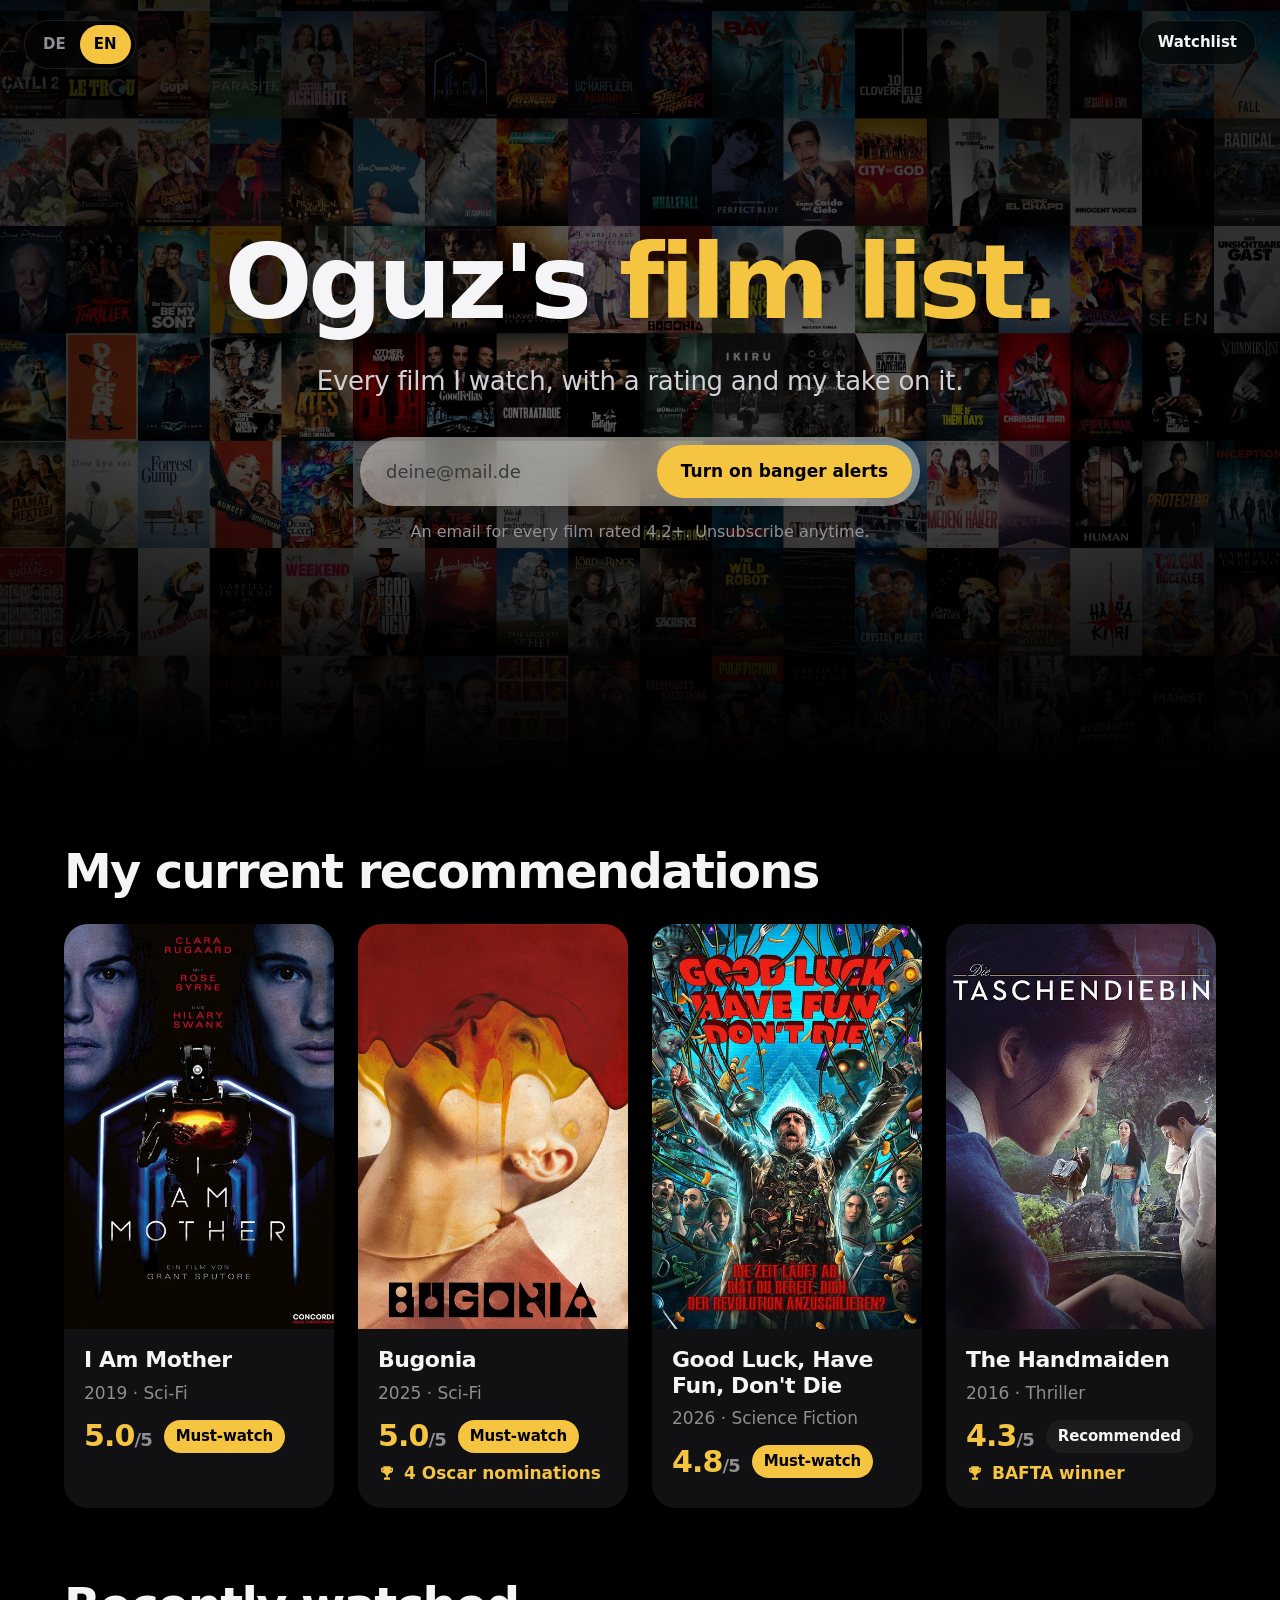
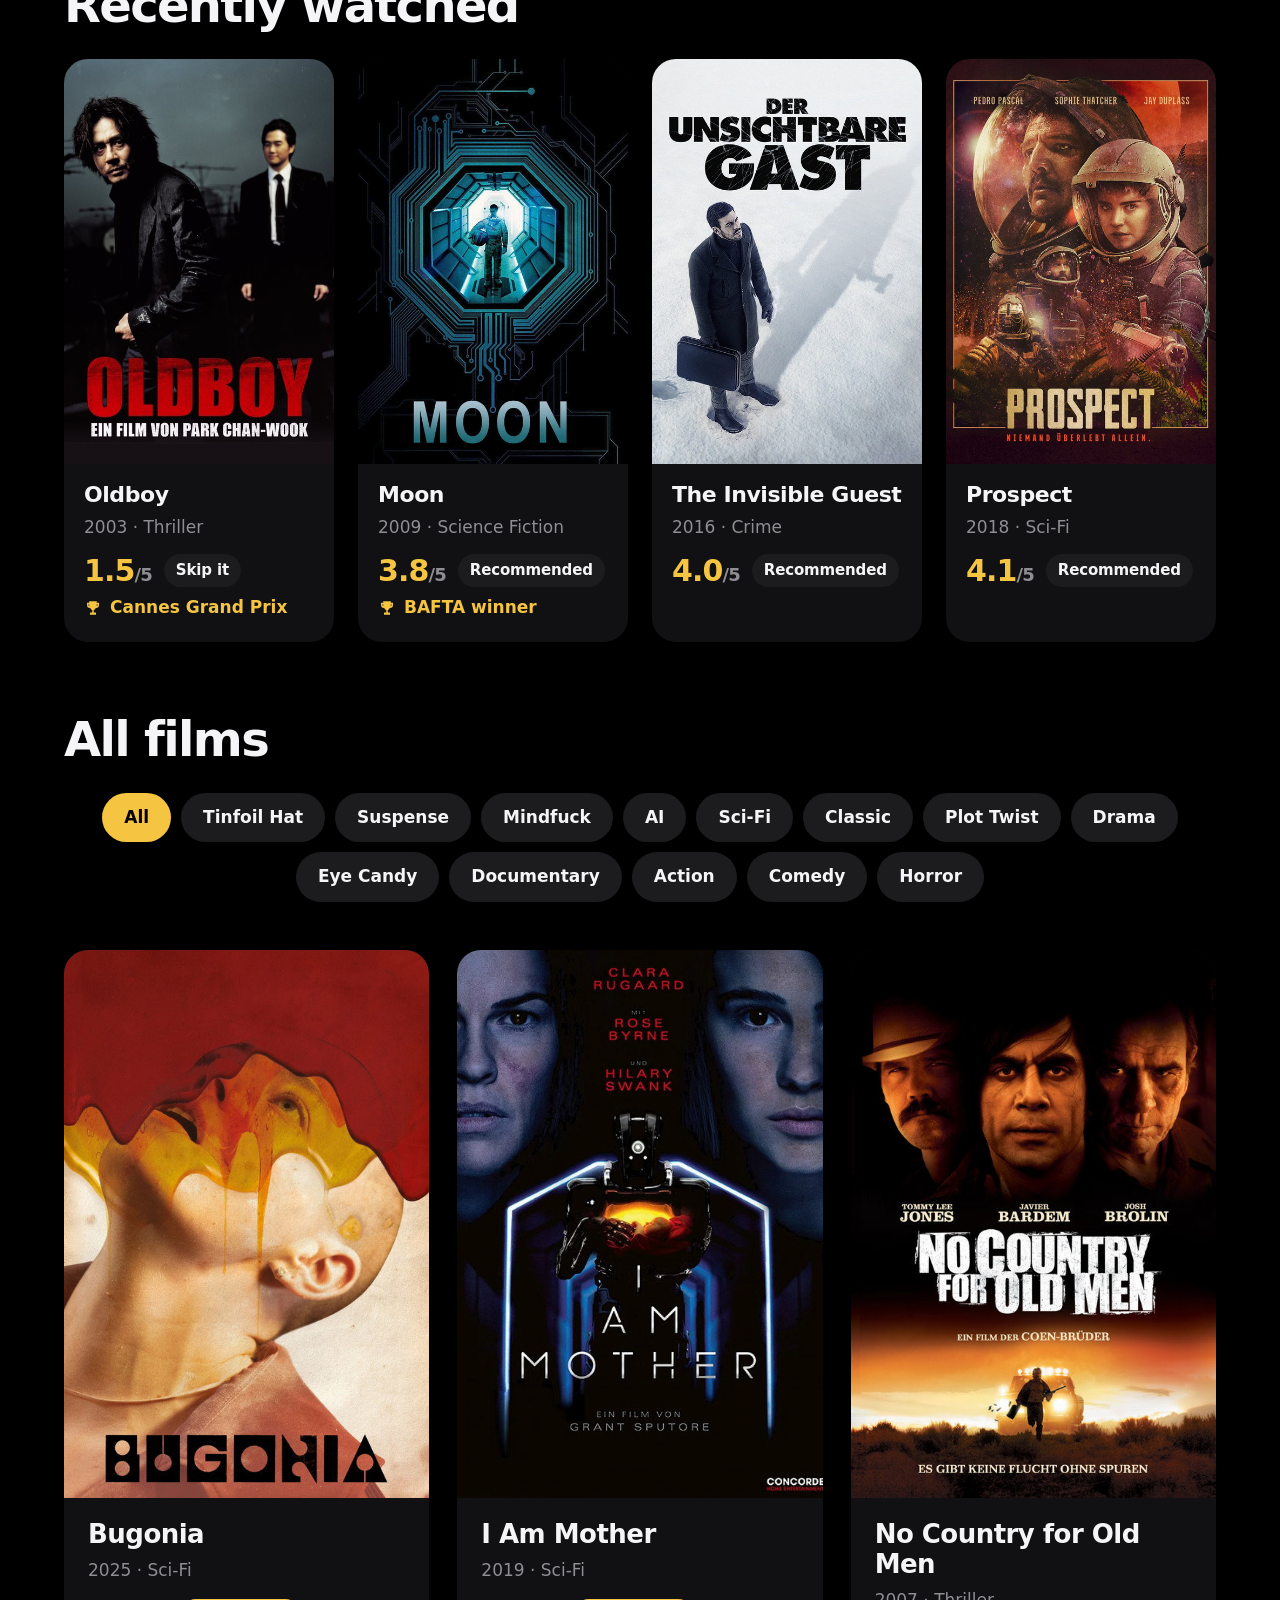
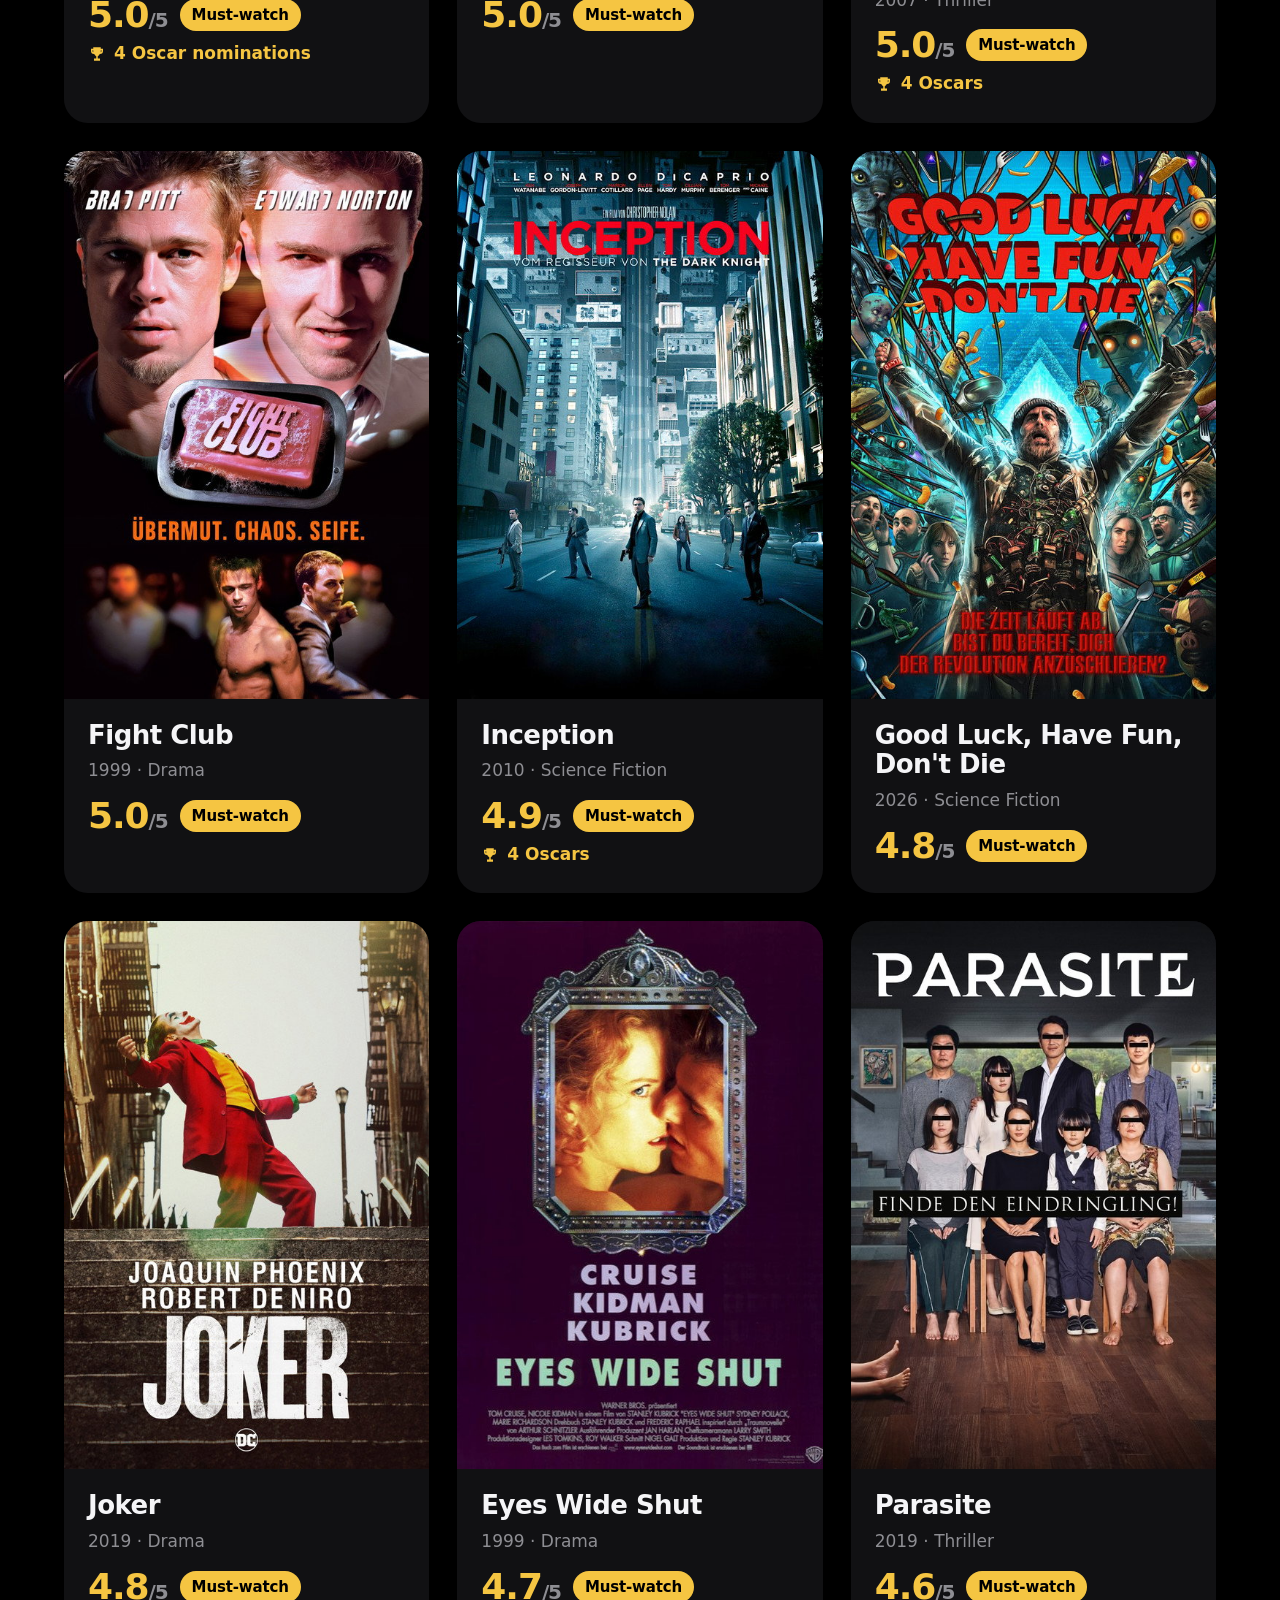
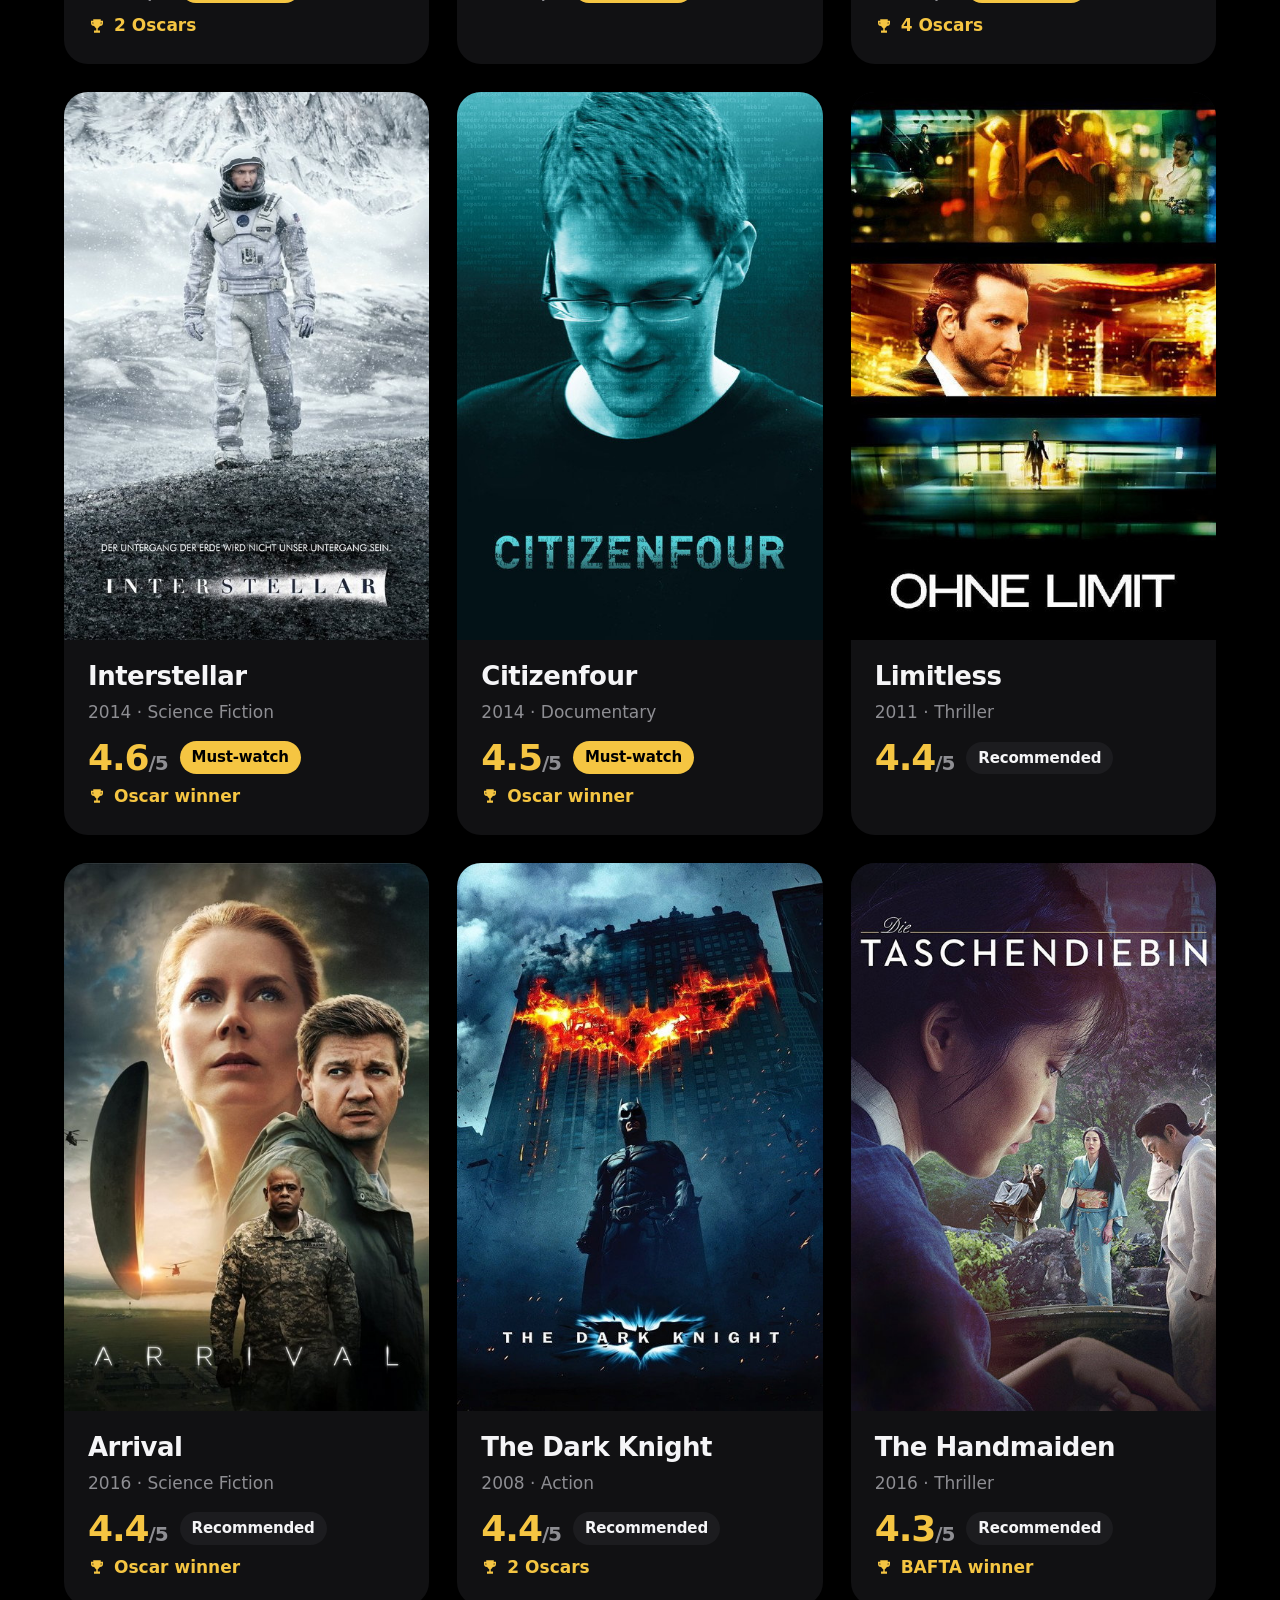
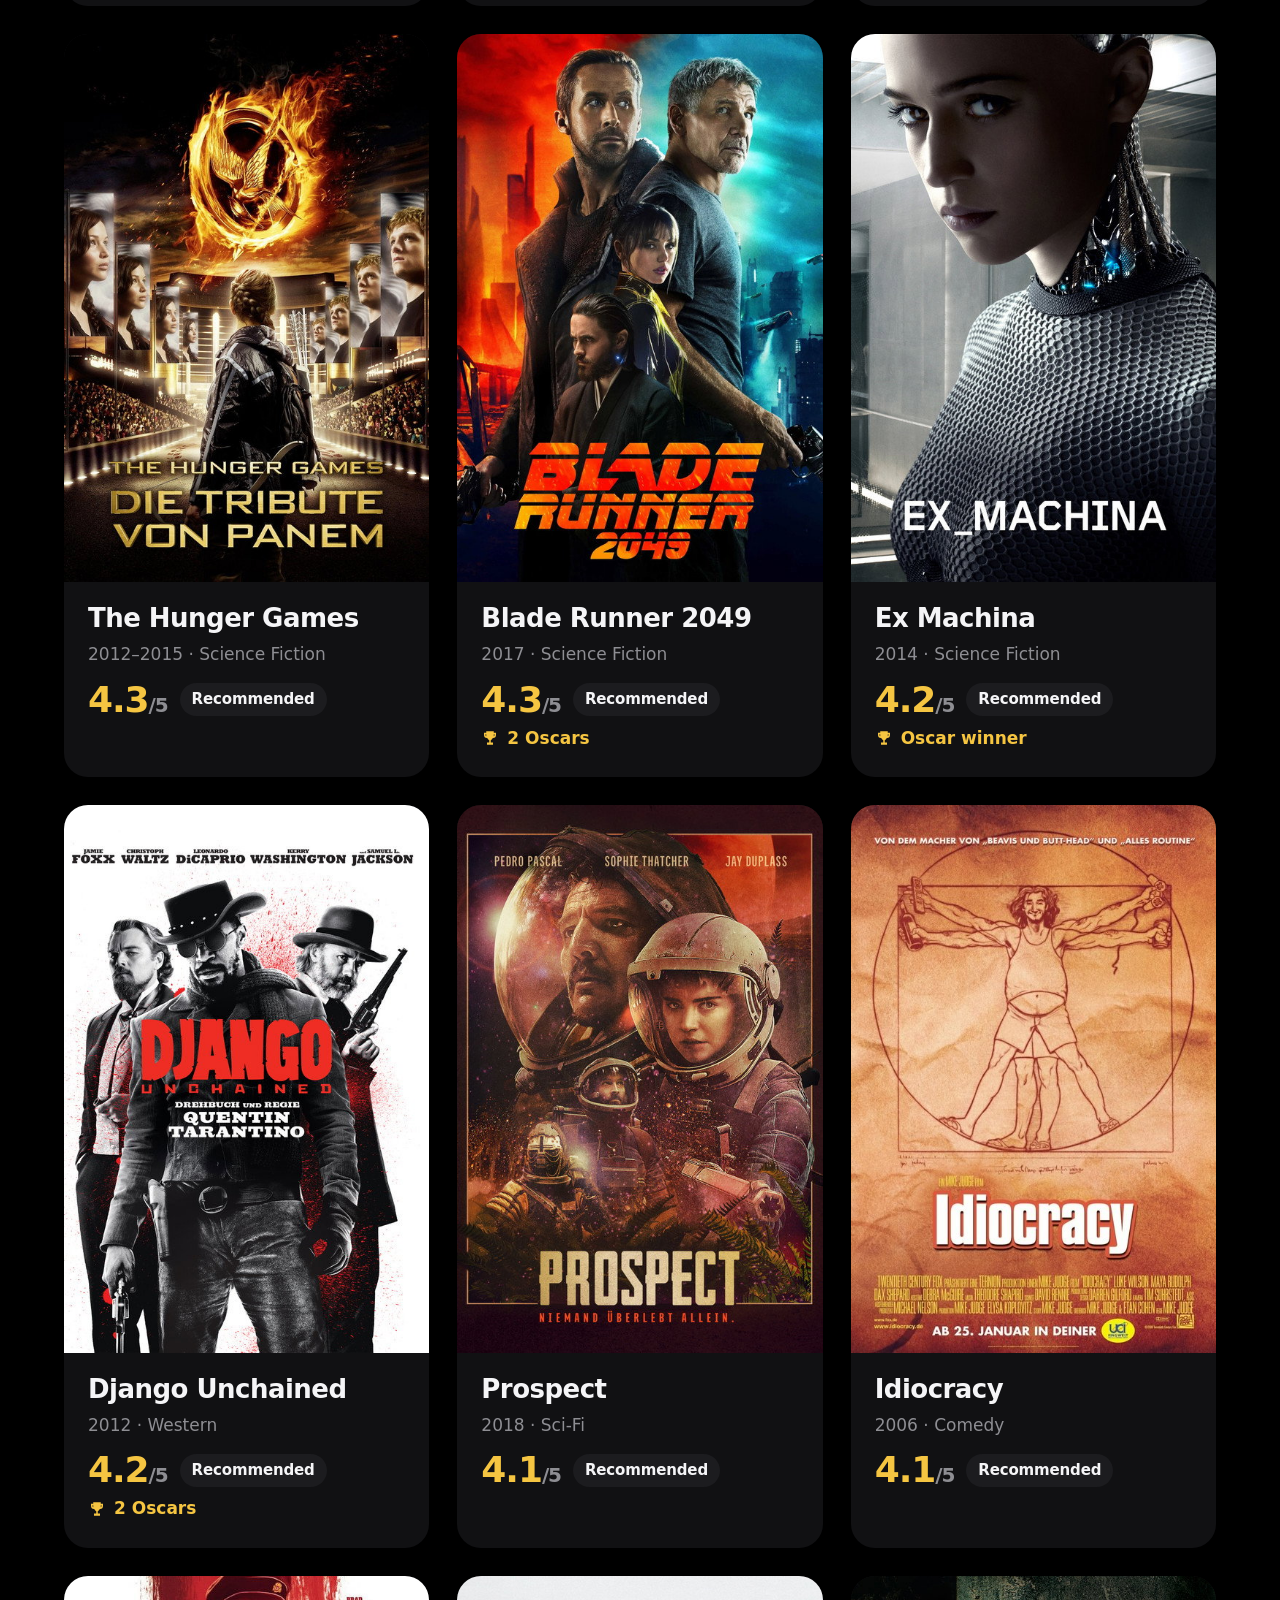
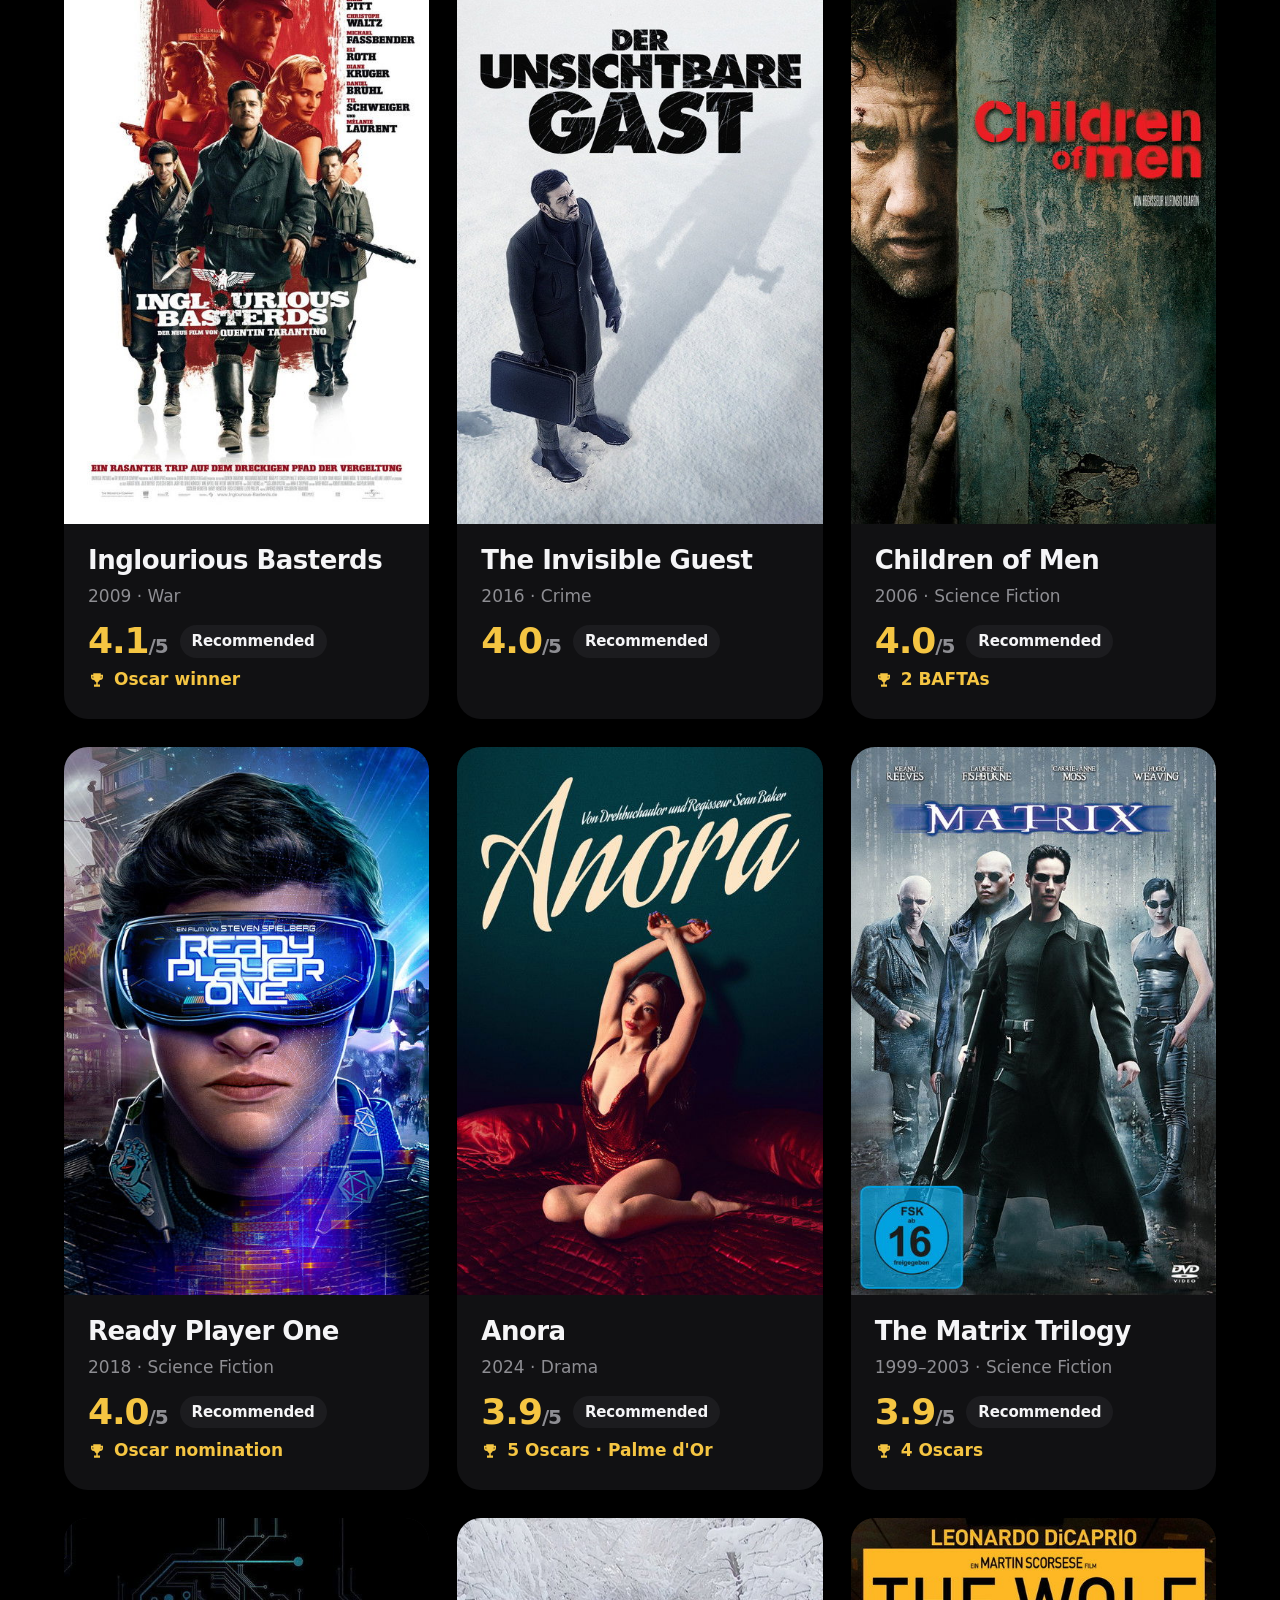
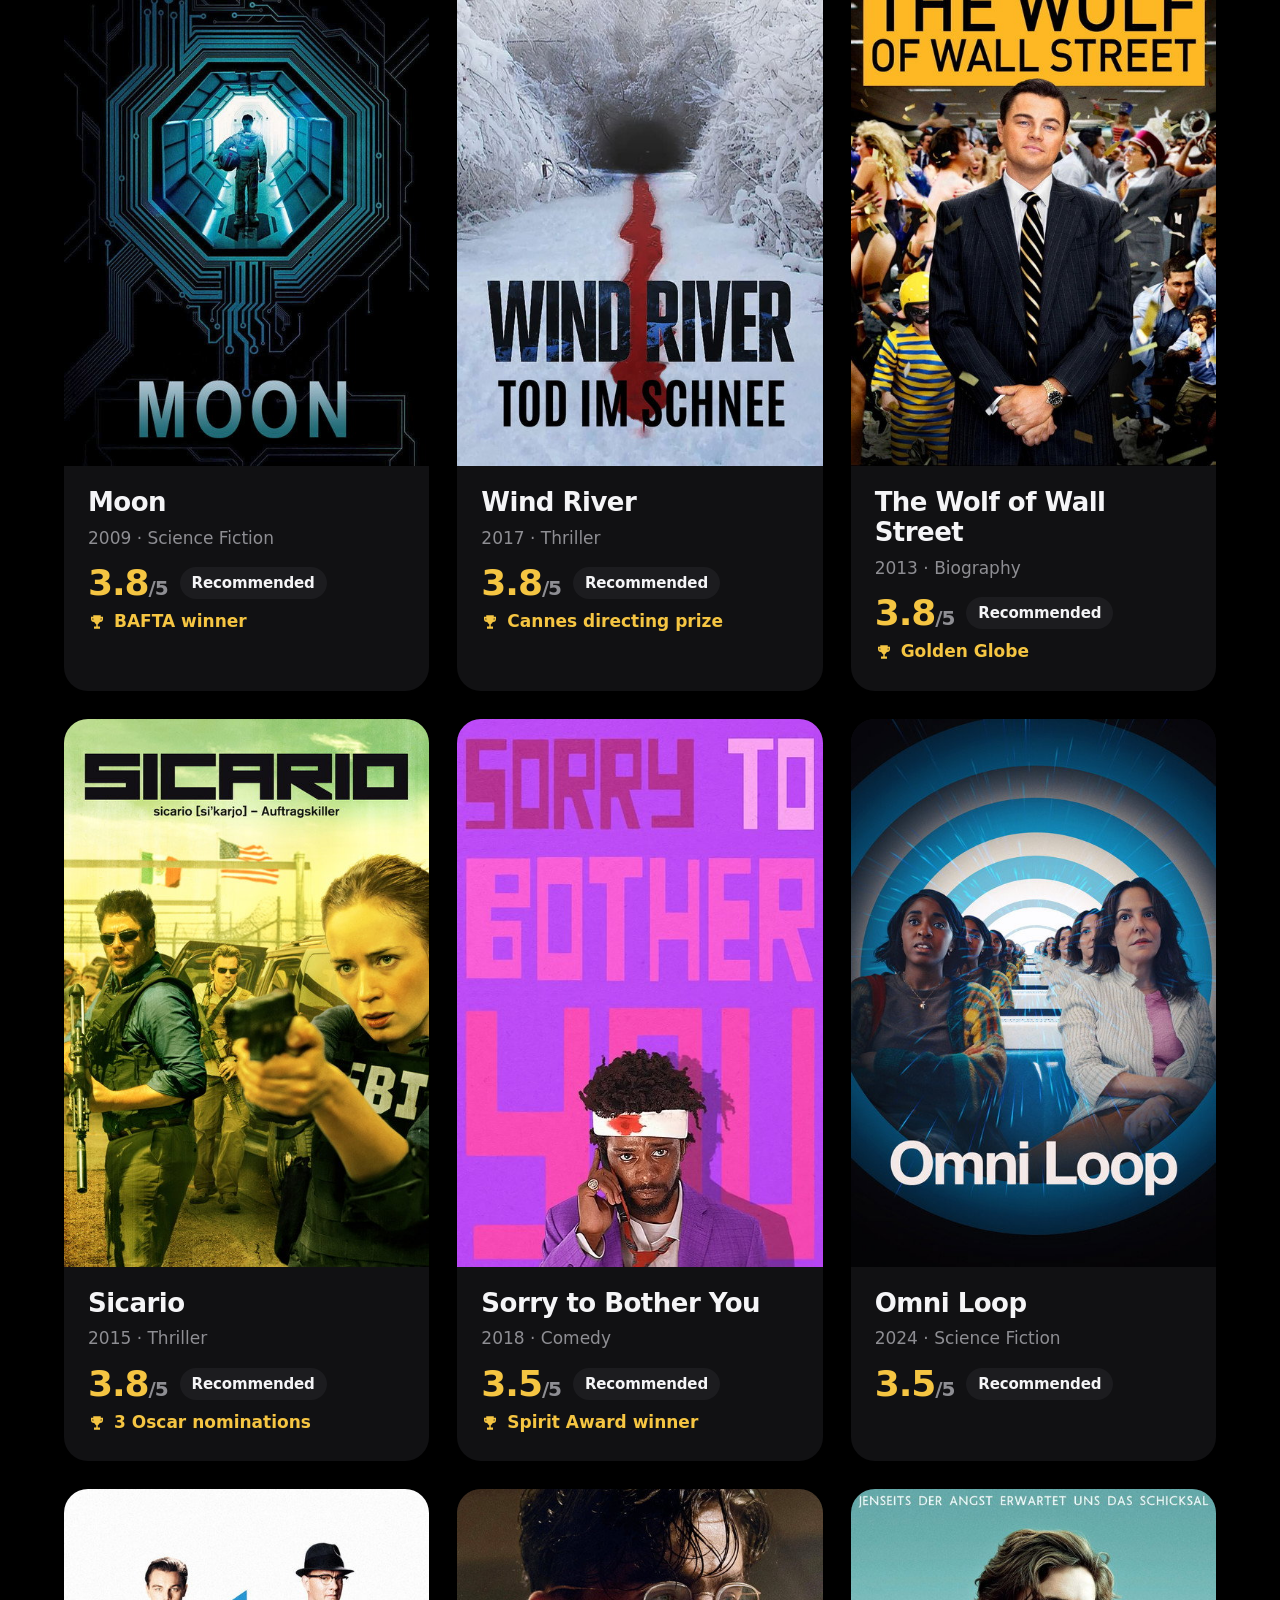
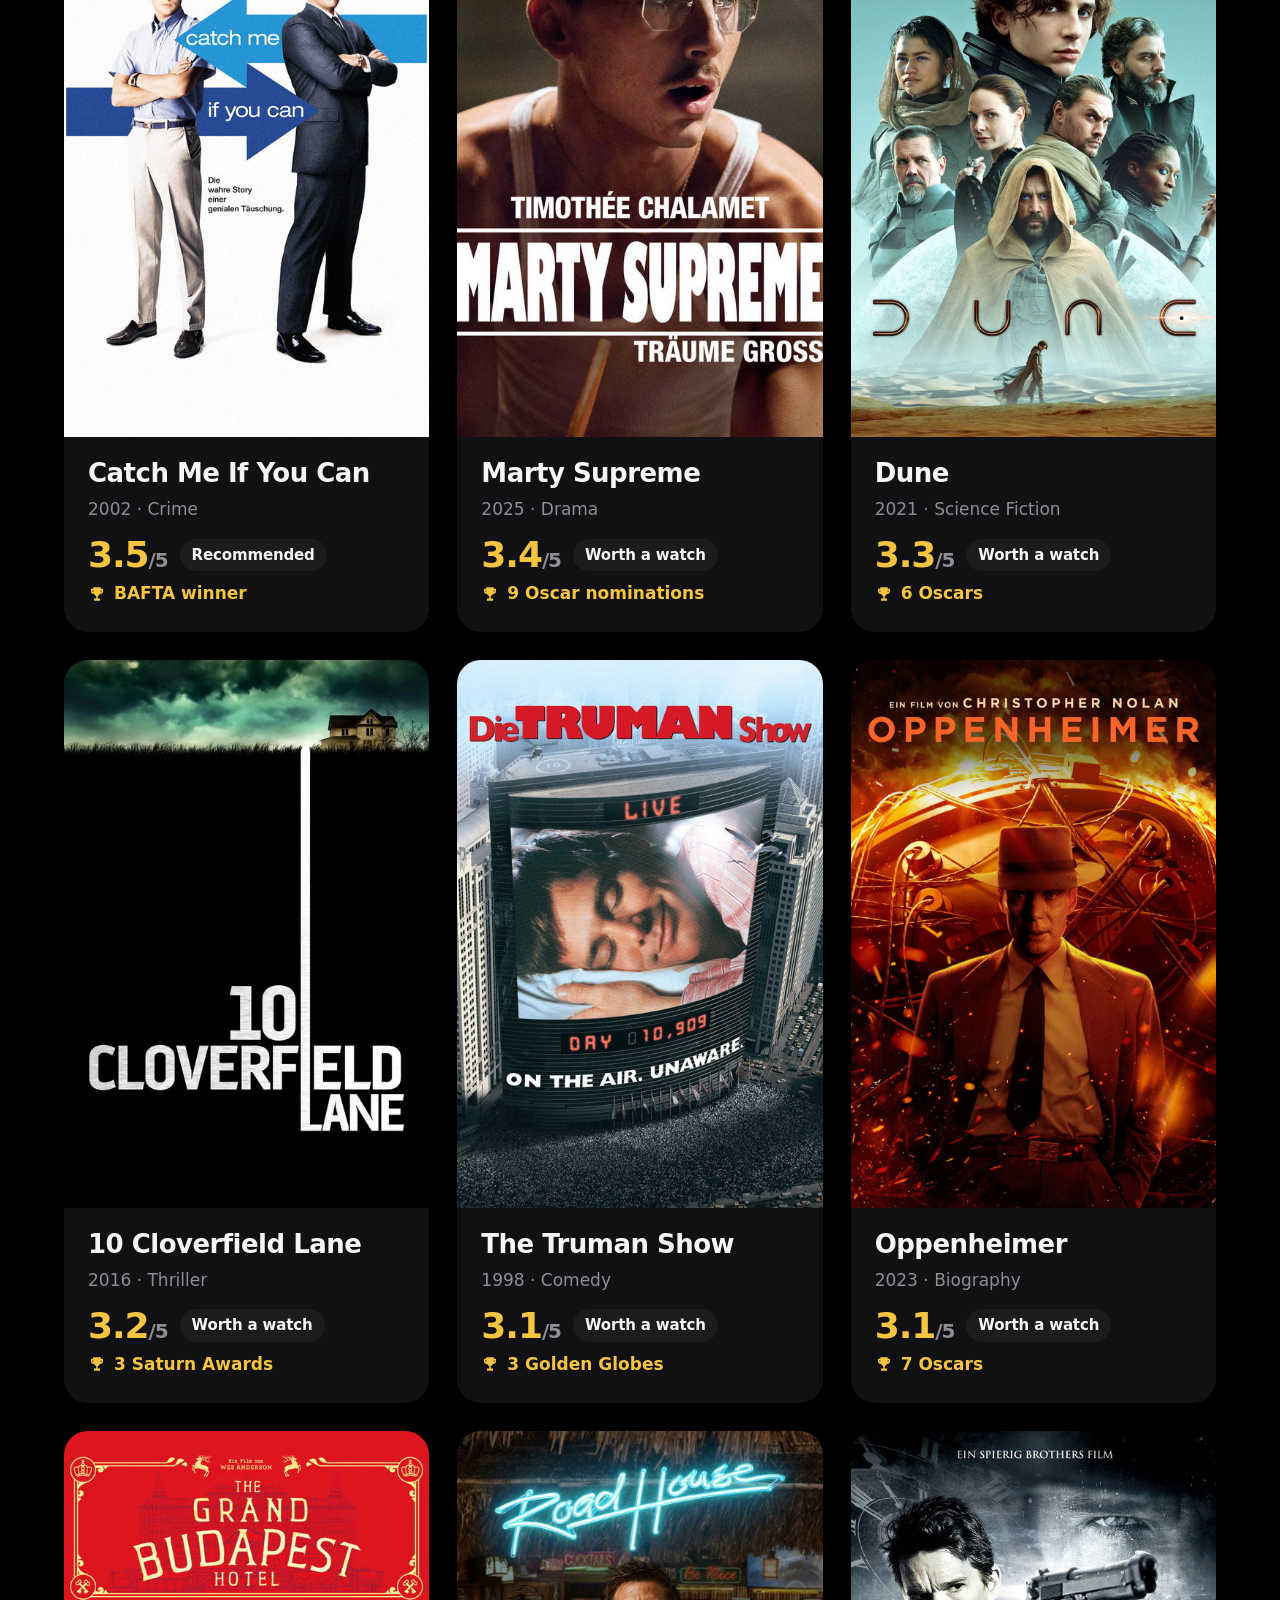
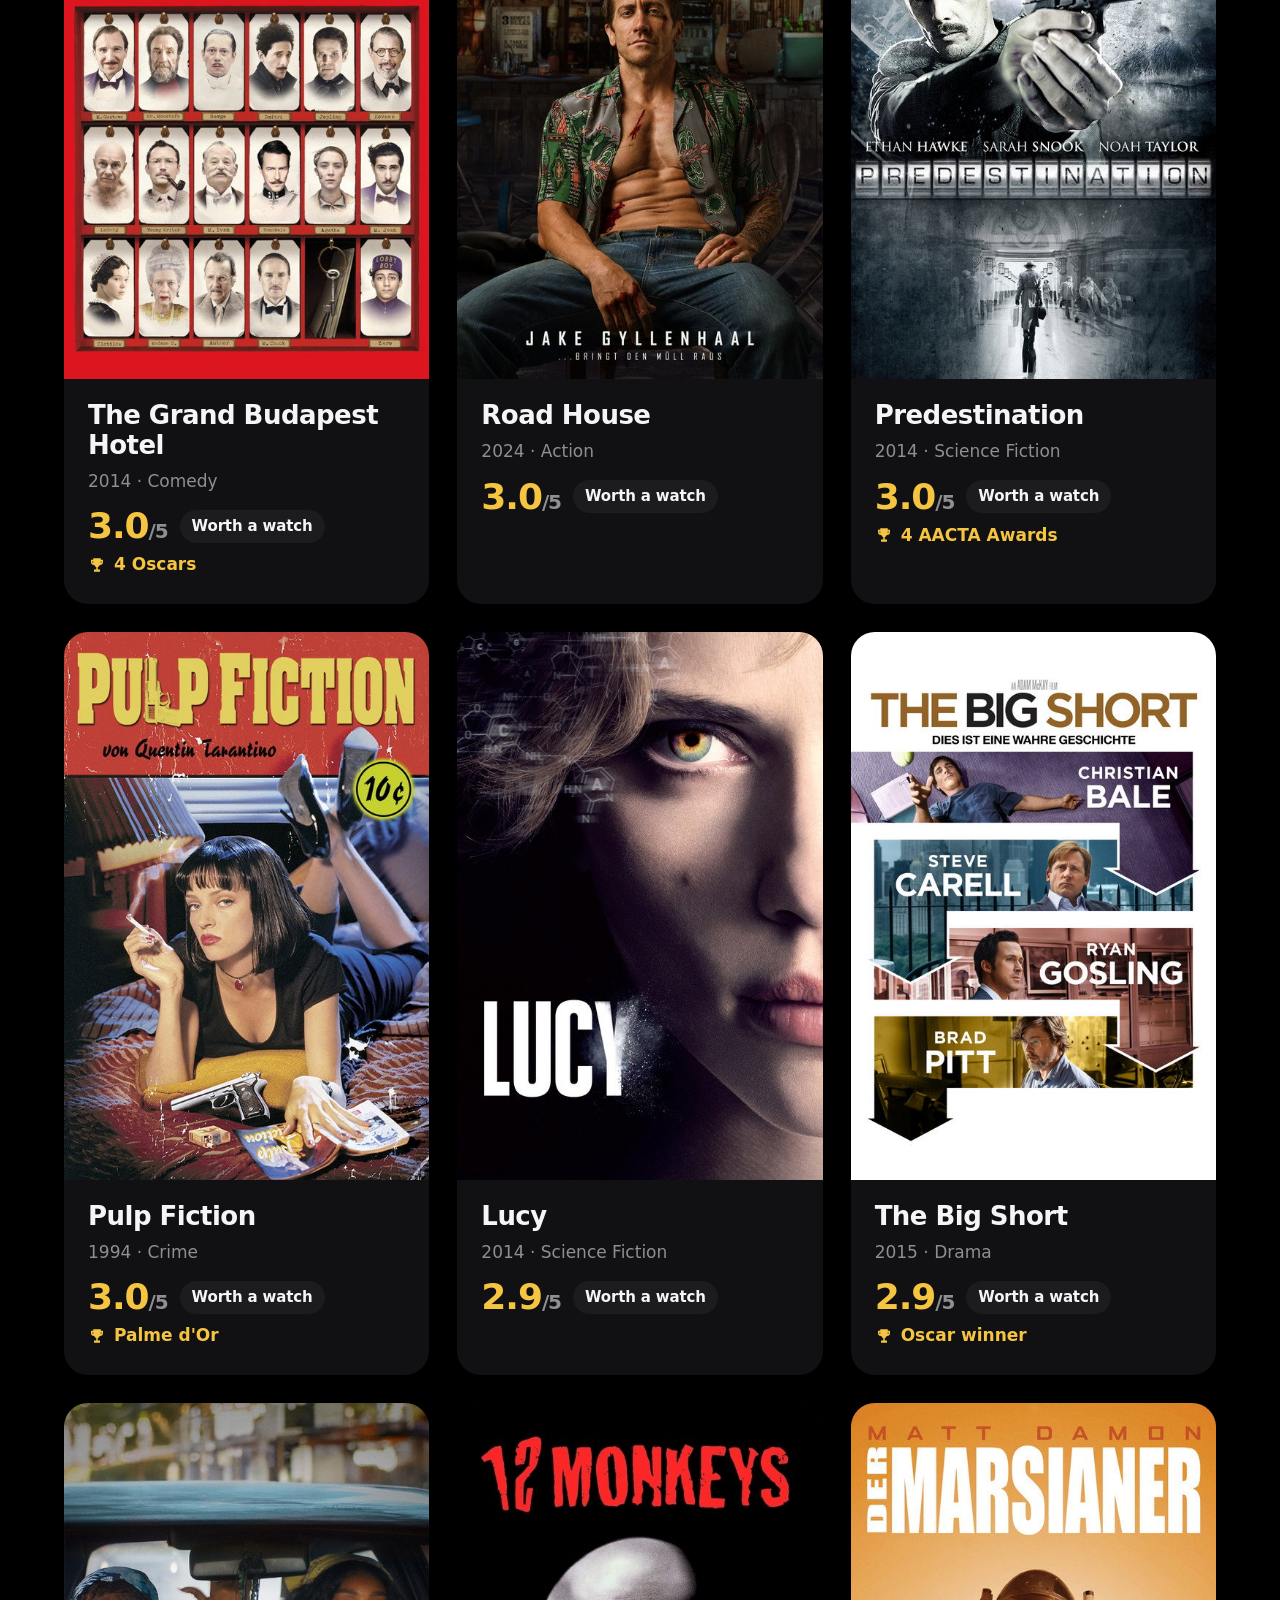
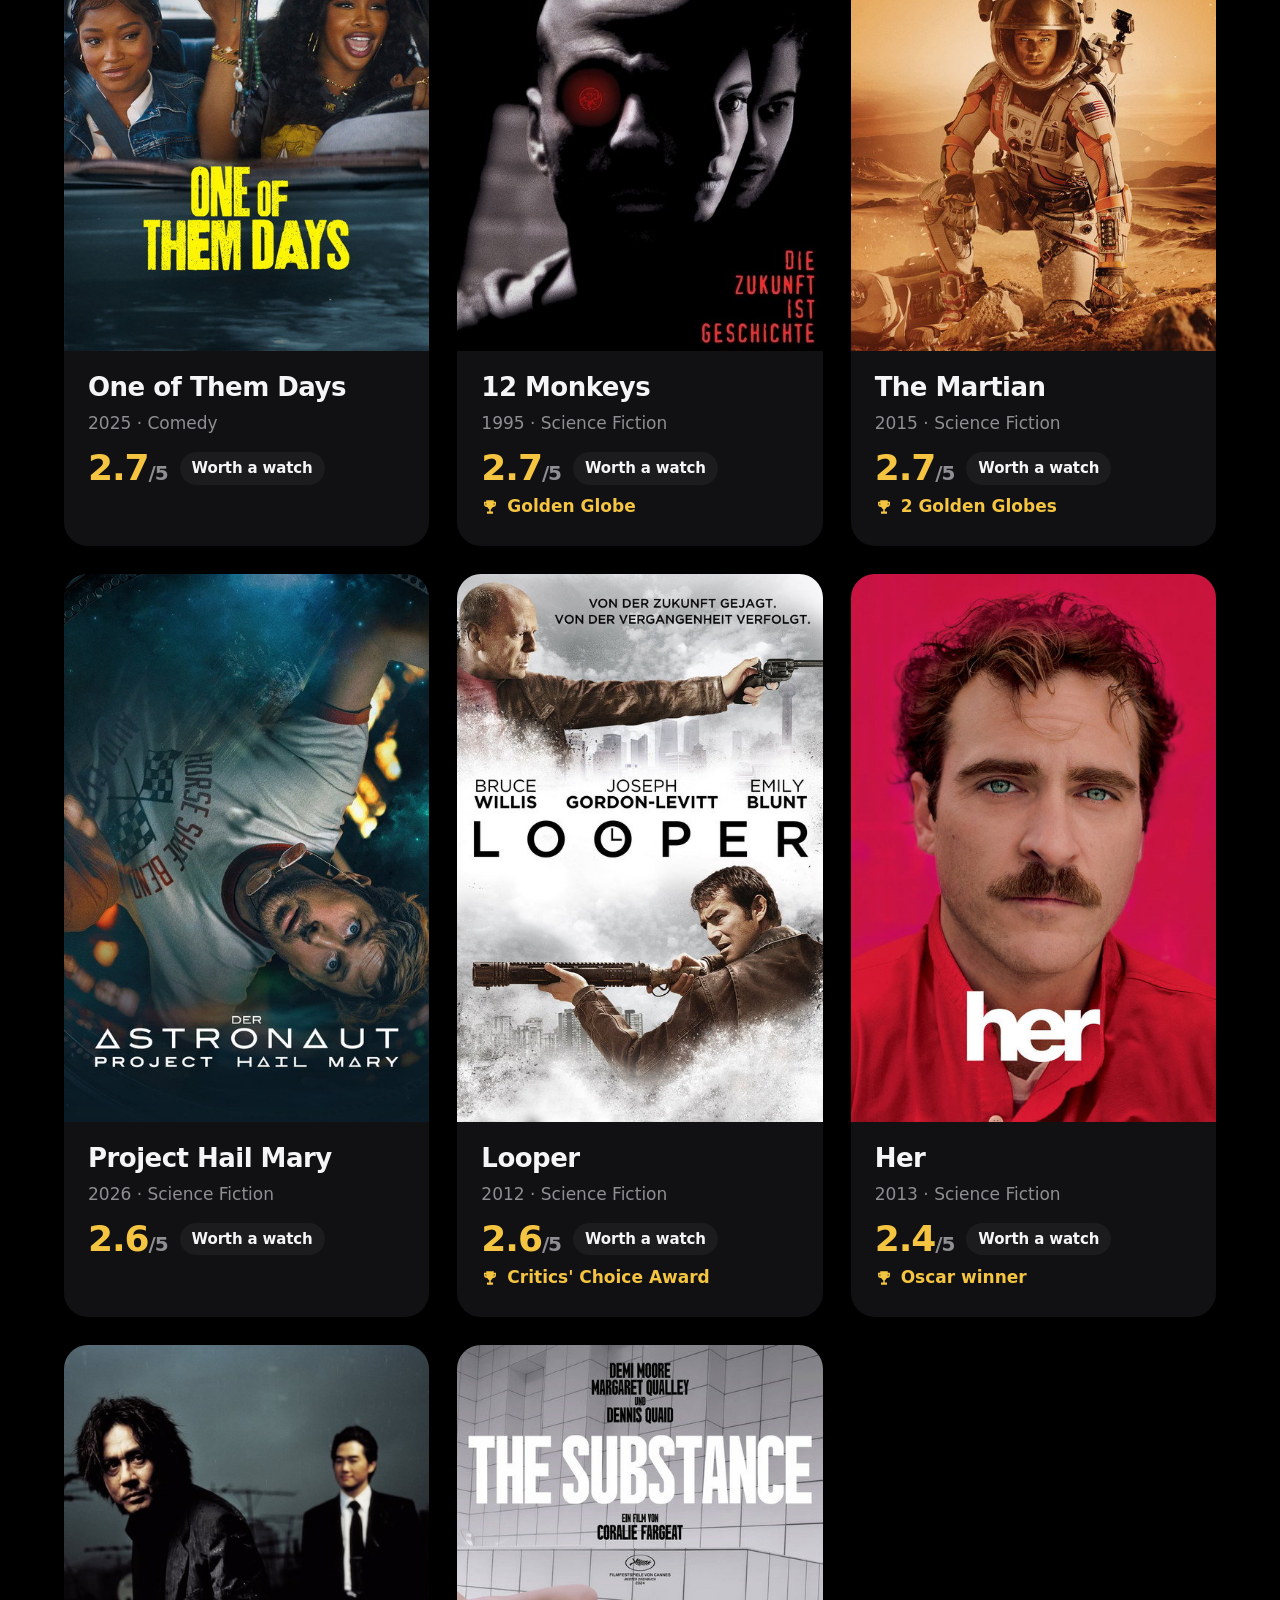
<file: index.html>
<!doctype html>
<html lang="de">
<head>
  <meta charset="utf-8">
  <meta name="viewport" content="width=device-width, initial-scale=1">
  <title>Oguz' Filmliste</title>
  <meta name="description" content="Filme, die ich gesehen habe und euch empfehle. Ehrlich bewertet, ohne Spoiler.">
  <meta property="og:title" content="Oguz' Filmliste">
  <meta property="og:description" content="Jeder Film, den ich gucke, mit Bewertung und meiner Meinung dazu.">
  <meta property="og:image" content="https://movies.oguzkaya.de/backdrops/i-am-mother.jpg">
  <meta name="theme-color" content="#000000">
  <link rel="icon" href="favicon.svg" type="image/svg+xml">
  <link rel="apple-touch-icon" href="apple-touch-icon.png">
  <link rel="stylesheet" href="style.css">
</head>
<body>
  <header class="hero">
    <div class="hero-bg" aria-hidden="true"></div>
    <div class="lang" role="group" aria-label="Sprache / Language">
      <button type="button" data-lang="de" aria-pressed="true">DE</button>
      <button type="button" data-lang="en" aria-pressed="false">EN</button>
    </div>
    <a class="top-link" href="watchlist.html">Watchlist</a>
    <div class="hero-inner">
      <h1 id="h1">Oguz' <span class="accent">Filmliste.</span></h1>
      <p class="lead" id="lead">Jeder Film, den ich gucke, mit Bewertung und meiner Meinung dazu.</p>
      <form id="signup-form" class="hero-signup" novalidate>
        <label class="visually-hidden" for="signup-email" id="signup-label">E-Mail-Adresse</label>
        <input type="email" id="signup-email" name="email" autocomplete="email" placeholder="deine@mail.de" required>
        <input type="text" name="website" class="hp" tabindex="-1" autocomplete="off" aria-hidden="true">
        <button type="submit" class="btn primary" id="signup-btn">Banger-Alarm aktivieren</button>
      </form>
      <p class="signup-msg" id="signup-msg" role="status">Mail bei jedem Film ab 4,2. Jederzeit abmeldbar.</p>
    </div>
  </header>

  <main class="wrap">
    <section class="section" id="lieblinge">
      <h2 id="h-favorites">Meine aktuellen Filmempfehlungen</h2>
      <div class="row" id="favorites"></div>
    </section>

    <section class="section" id="zuletzt">
      <h2 id="h-recent">Zuletzt gesehen</h2>
      <div class="row" id="recent"></div>
    </section>

    <section class="section" id="alle">
      <h2 id="h-all">Alle Filme</h2>
      <div class="chips" id="chips"></div>
      <div class="grid" id="grid"></div>
    </section>
  </main>

  <footer class="footer"><span id="footer">Bilder: TMDB</span> · <a href="impressum.html" id="imprint-link">Impressum</a></footer>

  <div class="overlay" id="overlay" hidden>
    <div class="overlay-bg" data-close></div>
    <article class="sheet" id="sheet" role="dialog" aria-modal="true"></article>
  </div>

  <script src="app.js"></script>
</body>
</html>
</file>
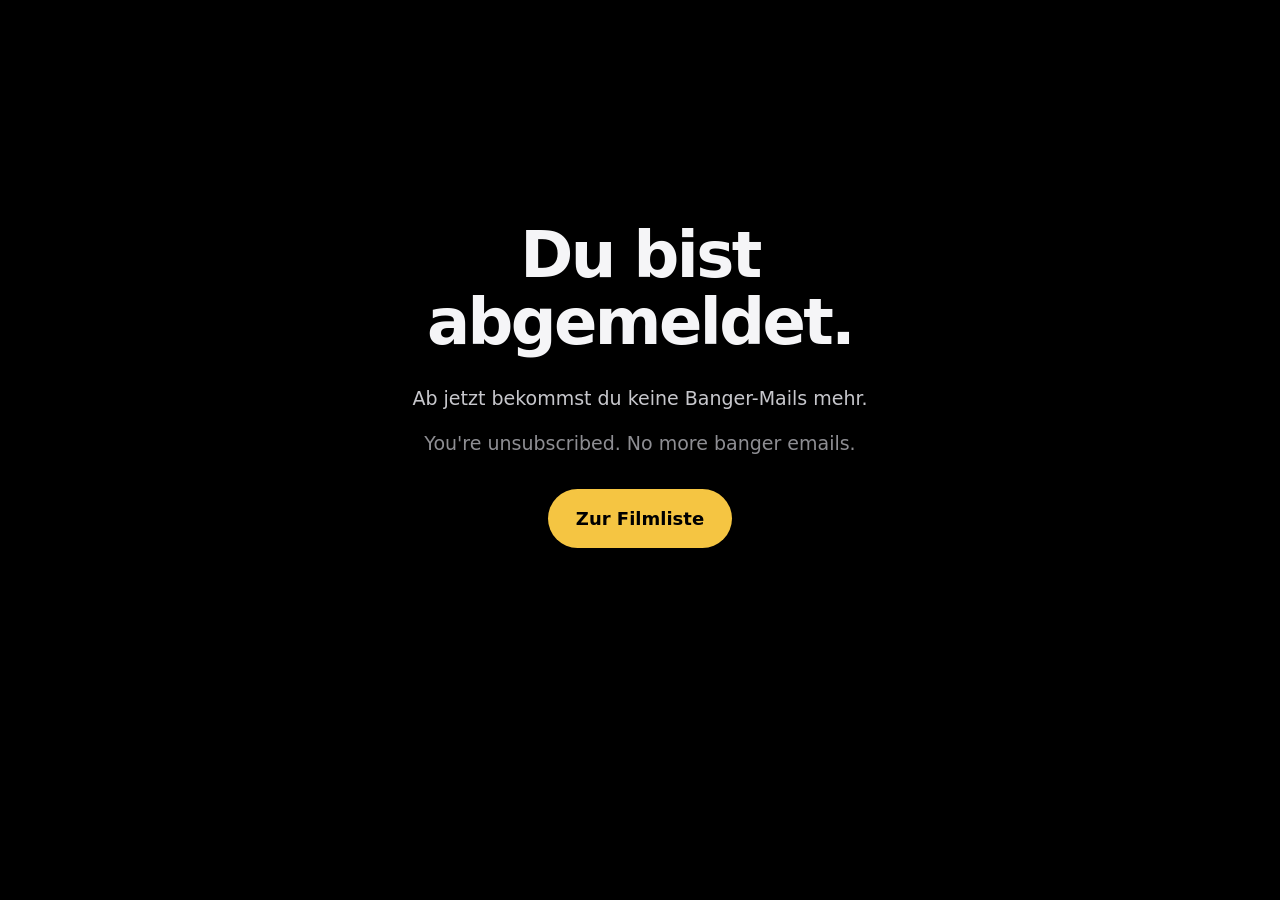
<file: abgemeldet.html>
<!doctype html>
<html lang="de">
<head>
  <meta charset="utf-8">
  <meta name="viewport" content="width=device-width, initial-scale=1">
  <title>Abgemeldet · Oguz' Filmliste</title>
  <meta name="robots" content="noindex">
  <meta name="theme-color" content="#000000">
  <link rel="icon" href="favicon.svg" type="image/svg+xml">
  <link rel="stylesheet" href="style.css">
</head>
<body>
  <main class="wrap text-page center">
    <h1>Du bist abgemeldet.</h1>
    <p>Ab jetzt bekommst du keine Banger-Mails mehr.</p>
    <p class="muted">You're unsubscribed. No more banger emails.</p>
    <p><a class="btn primary" href="/">Zur Filmliste</a></p>
  </main>
</body>
</html>
</file>
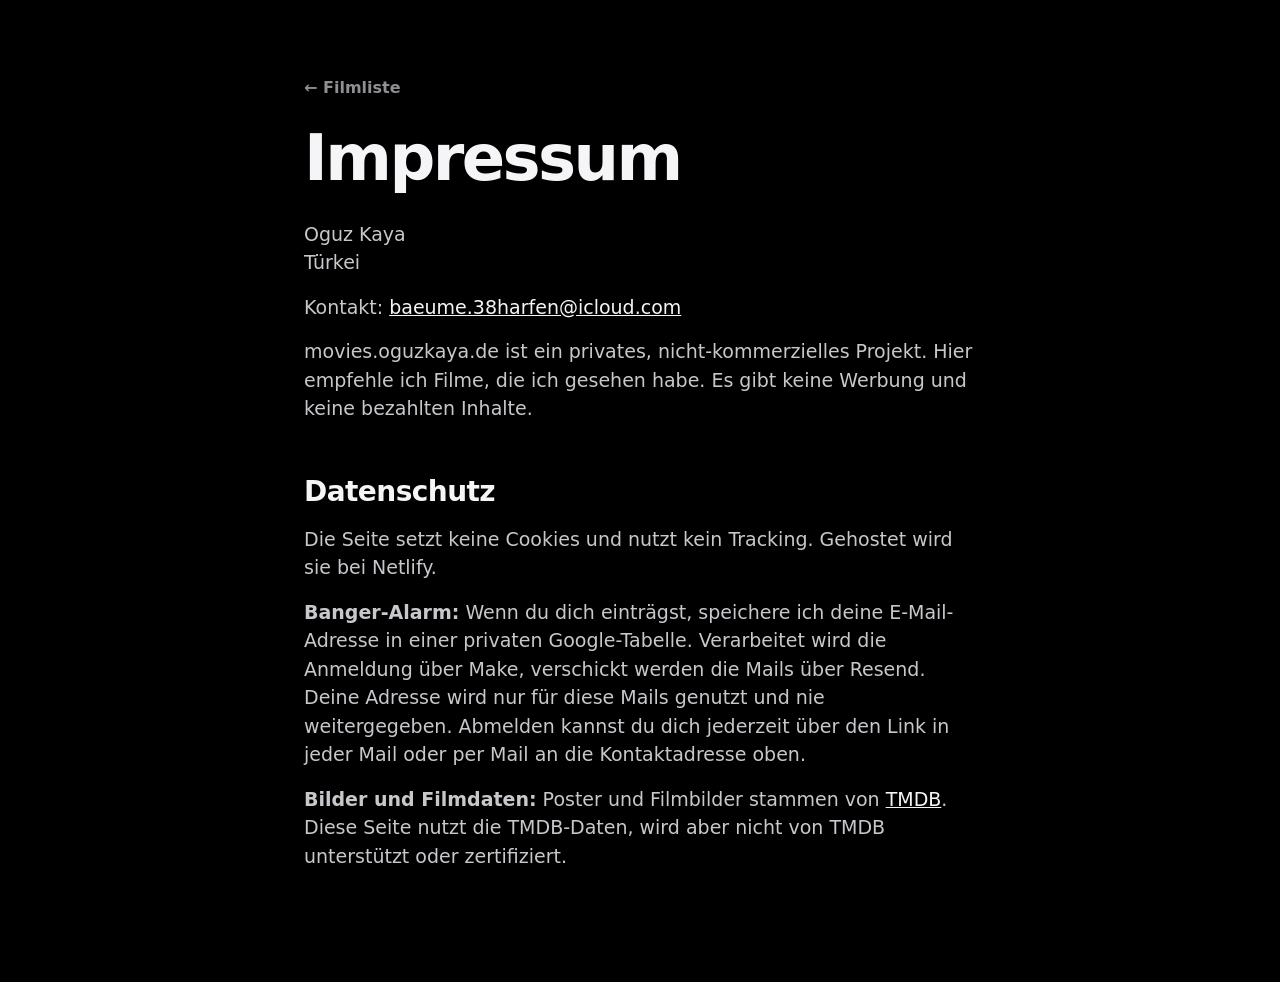
<file: impressum.html>
<!doctype html>
<html lang="de">
<head>
  <meta charset="utf-8">
  <meta name="viewport" content="width=device-width, initial-scale=1">
  <title>Impressum · Oguz' Filmliste</title>
  <meta name="robots" content="noindex">
  <meta name="theme-color" content="#000000">
  <link rel="icon" href="favicon.svg" type="image/svg+xml">
  <link rel="stylesheet" href="style.css">
</head>
<body>
  <main class="wrap text-page">
    <a class="back" href="/">← Filmliste</a>
    <h1>Impressum</h1>
    <p>Oguz Kaya<br>Türkei</p>
    <p>Kontakt: <a href="mailto:baeume.38harfen@icloud.com">baeume.38harfen@icloud.com</a></p>
    <p>movies.oguzkaya.de ist ein privates, nicht-kommerzielles Projekt. Hier empfehle ich Filme, die ich gesehen habe. Es gibt keine Werbung und keine bezahlten Inhalte.</p>

    <h2>Datenschutz</h2>
    <p>Die Seite setzt keine Cookies und nutzt kein Tracking. Gehostet wird sie bei Netlify.</p>
    <p><strong>Banger-Alarm:</strong> Wenn du dich einträgst, speichere ich deine E-Mail-Adresse in einer privaten Google-Tabelle. Verarbeitet wird die Anmeldung über Make, verschickt werden die Mails über Resend. Deine Adresse wird nur für diese Mails genutzt und nie weitergegeben. Abmelden kannst du dich jederzeit über den Link in jeder Mail oder per Mail an die Kontaktadresse oben.</p>
    <p><strong>Bilder und Filmdaten:</strong> Poster und Filmbilder stammen von <a href="https://www.themoviedb.org" target="_blank" rel="noopener">TMDB</a>. Diese Seite nutzt die TMDB-Daten, wird aber nicht von TMDB unterstützt oder zertifiziert.</p>
  </main>
</body>
</html>
</file>
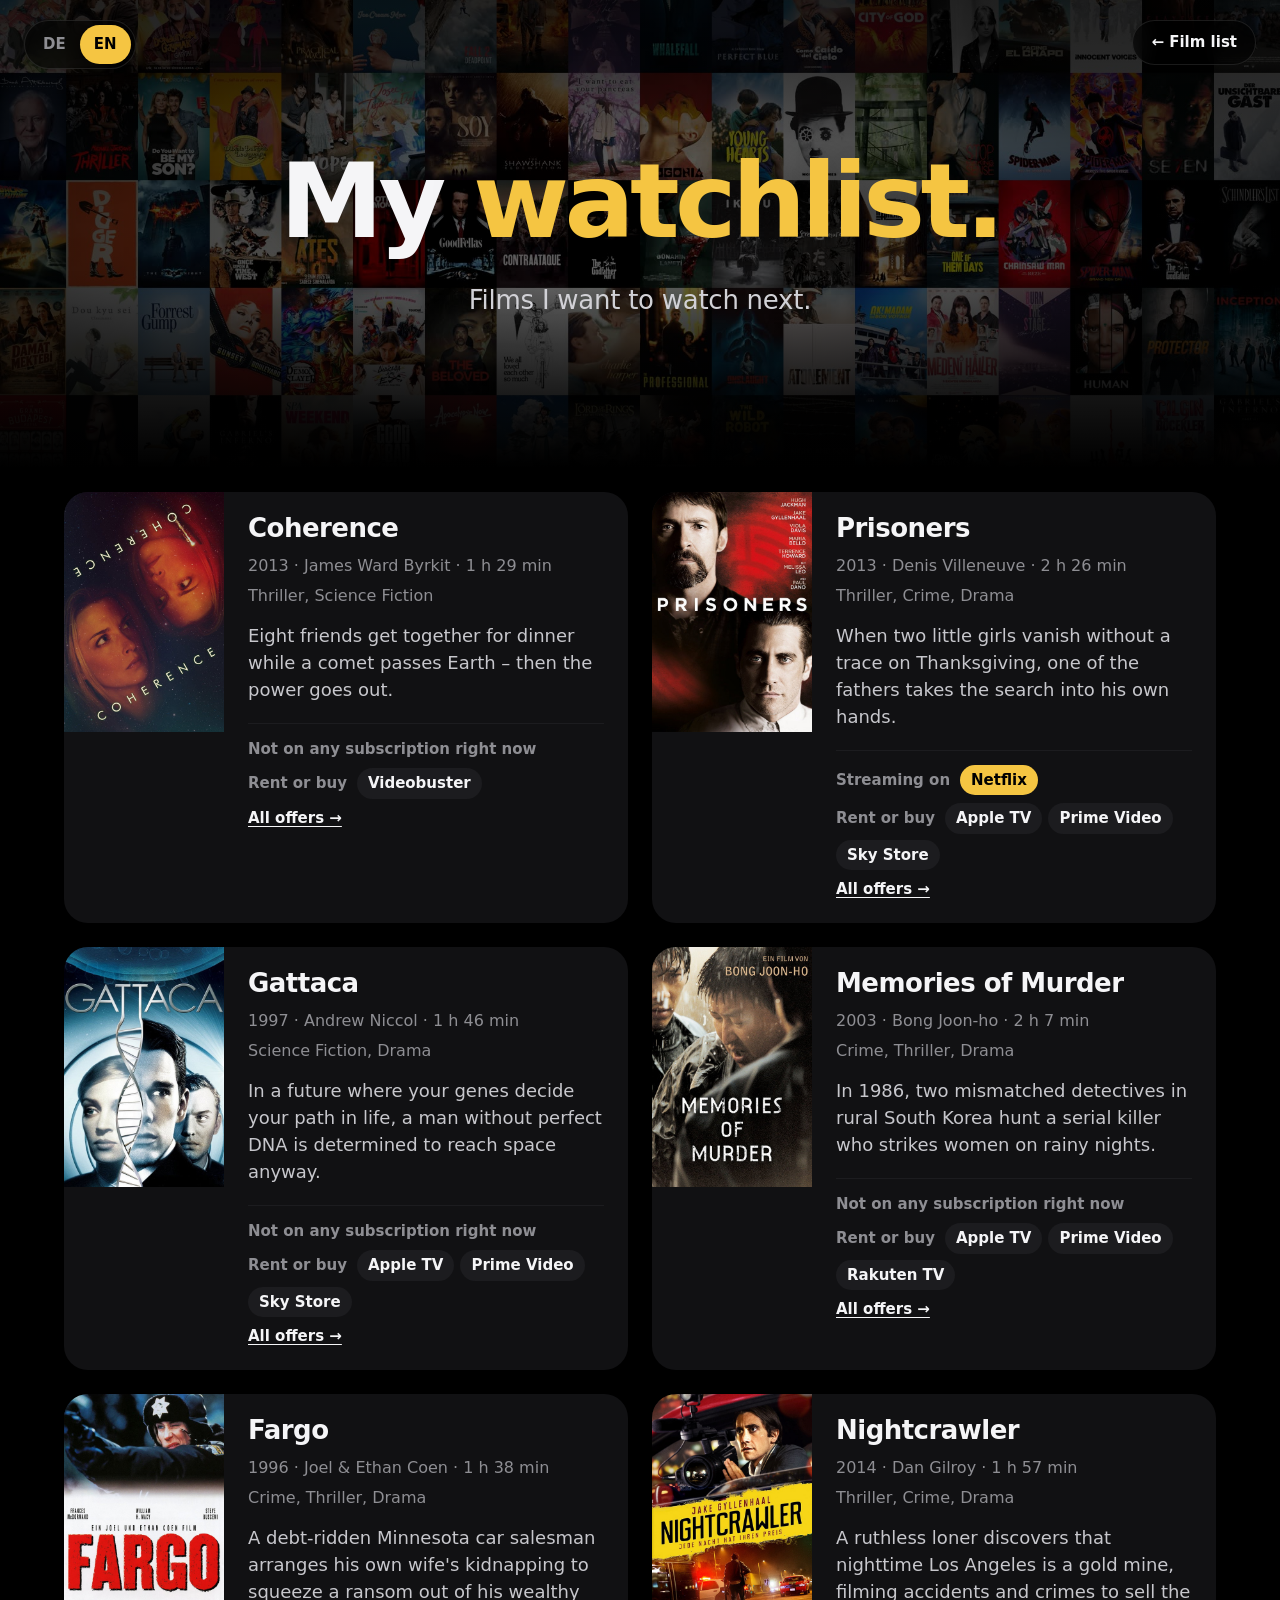
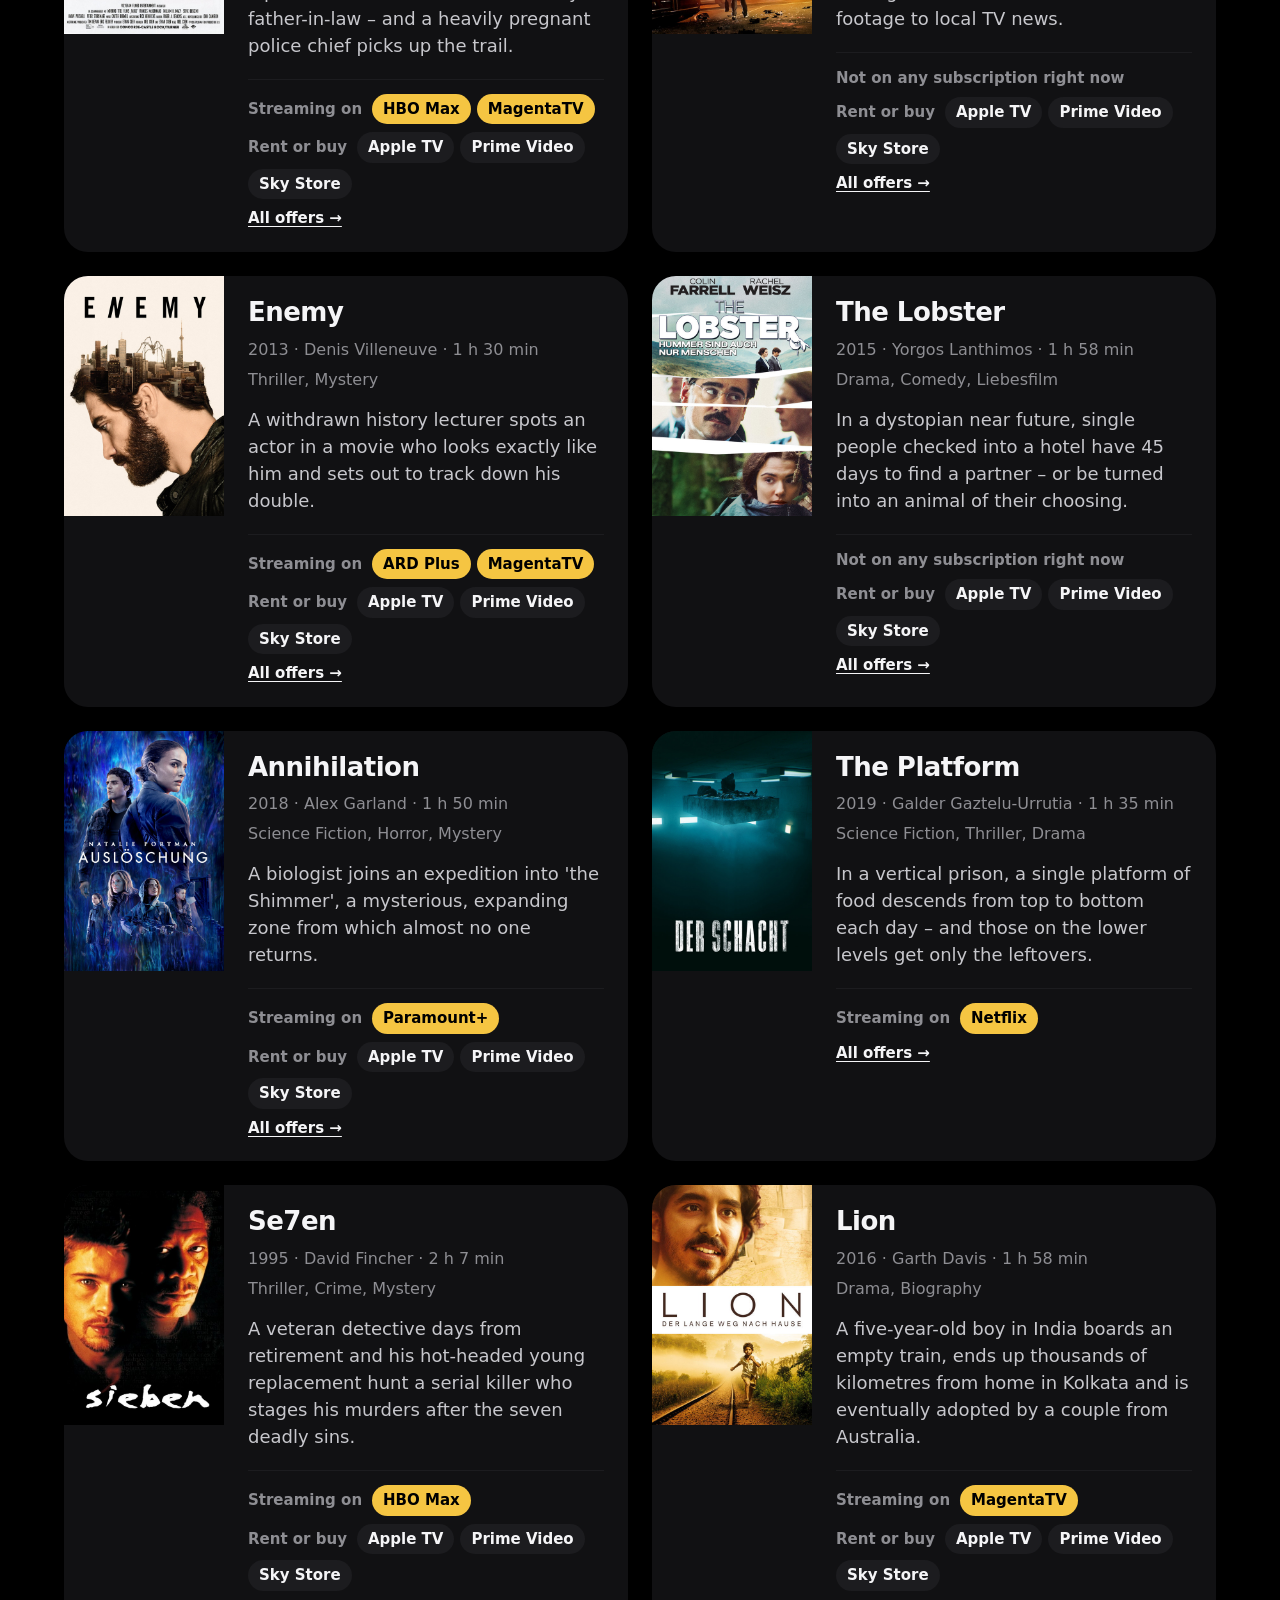
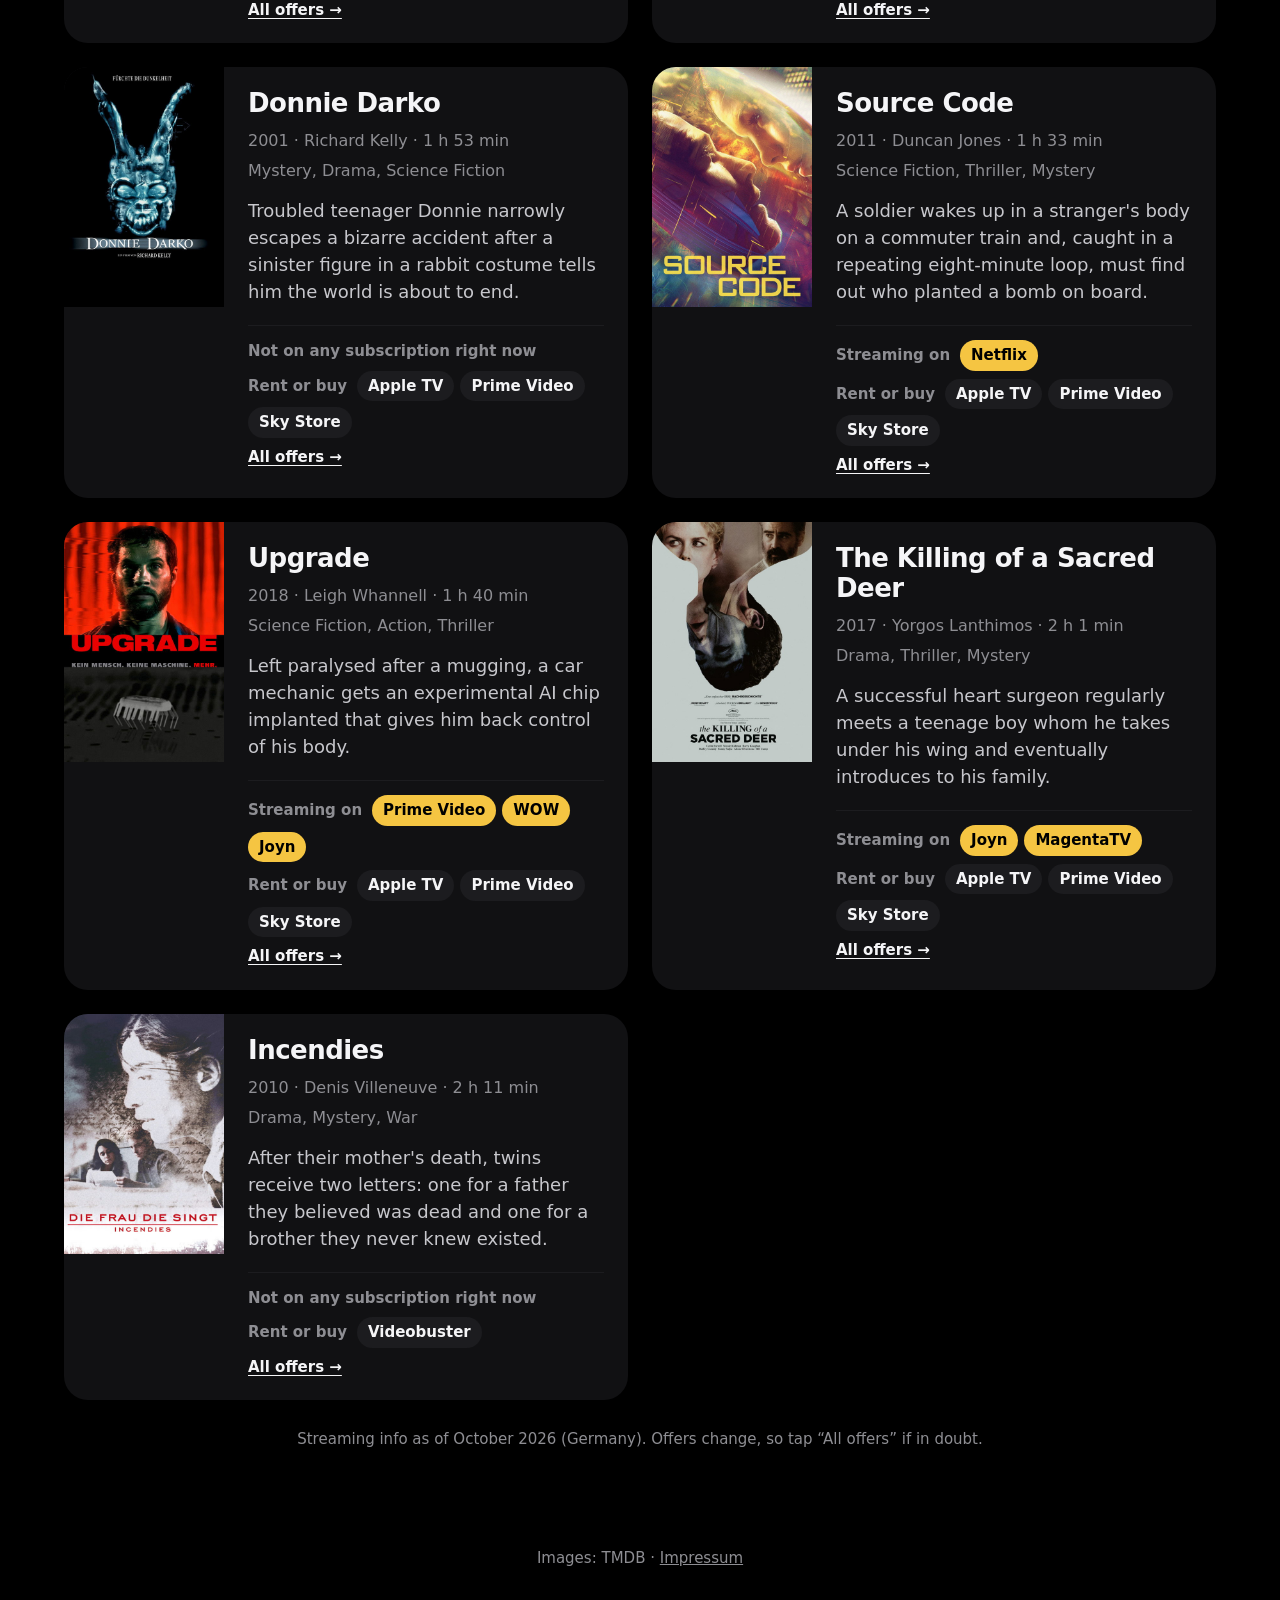
<file: watchlist.html>
<!doctype html>
<html lang="de">
<head>
  <meta charset="utf-8">
  <meta name="viewport" content="width=device-width, initial-scale=1">
  <title>Oguz' Watchlist</title>
  <meta name="description" content="Filme, die ich als Nächstes gucken will.">
  <meta property="og:title" content="Oguz' Watchlist">
  <meta property="og:description" content="Filme, die ich als Nächstes gucken will.">
  <meta property="og:image" content="https://movies.oguzkaya.de/collage.jpg">
  <meta name="theme-color" content="#000000">
  <link rel="icon" href="favicon.svg" type="image/svg+xml">
  <link rel="apple-touch-icon" href="apple-touch-icon.png">
  <link rel="stylesheet" href="style.css">
</head>
<body>
  <header class="hero hero-small">
    <div class="hero-bg" aria-hidden="true"></div>
    <div class="lang" role="group" aria-label="Sprache / Language">
      <button type="button" data-lang="de" aria-pressed="true">DE</button>
      <button type="button" data-lang="en" aria-pressed="false">EN</button>
    </div>
    <a class="top-link" href="/" id="back">← Filmliste</a>
    <div class="hero-inner">
      <h1 id="h1">Meine <span class="accent">Watchlist.</span></h1>
      <p class="lead" id="lead">Filme, die ich als Nächstes gucken will.</p>
    </div>
  </header>

  <main class="wrap">
    <div class="wl-grid" id="list"></div>
    <p class="asof" id="asof"></p>
  </main>

  <footer class="footer"><span id="footer">Bilder: TMDB</span> · <a href="impressum.html">Impressum</a></footer>

  <script src="watchlist.js"></script>
</body>
</html>
</file>
<file: style.css>
:root {
  --bg: #000;
  --card: #111113;
  --card-2: #1c1c1f;
  --ink: #f5f5f7;
  --muted: #8e8e93;
  --line: rgba(255, 255, 255, 0.1);
  --accent: #f5c542;
  --sans: system-ui, -apple-system, BlinkMacSystemFont, "SF Pro Display", "Segoe UI", Roboto, "Helvetica Neue", sans-serif;
}

* { box-sizing: border-box; }
html { -webkit-text-size-adjust: 100%; }
body {
  margin: 0;
  background: var(--bg);
  color: var(--ink);
  font-family: var(--sans);
  font-size: 18px;
  line-height: 1.5;
  -webkit-font-smoothing: antialiased;
}
body.locked { overflow: hidden; }
img { display: block; max-width: 100%; }
button { font: inherit; color: inherit; }
.accent { color: var(--accent); }

/* Hero mit Poster-Collage */
.hero {
  position: relative; overflow: hidden;
  min-height: min(86vh, 820px);
  display: grid; place-items: center;
  padding: 96px 24px;
  text-align: center;
}
.hero-bg {
  position: absolute; inset: -6%;
  background: url("collage.jpg") center / cover;
  animation: drift 60s ease-in-out infinite alternate;
}
.hero::after {
  content: ""; position: absolute; inset: 0;
  background:
    radial-gradient(ellipse at center, rgba(0, 0, 0, 0.55) 0%, rgba(0, 0, 0, 0.8) 70%),
    linear-gradient(to bottom, rgba(0, 0, 0, 0.3), transparent 30%, transparent 60%, var(--bg));
}
@keyframes drift { to { transform: translate(-3%, -2%) scale(1.04); } }
@media (prefers-reduced-motion: reduce) { .hero-bg { animation: none; } }
/* Link oben rechts (Watchlist / zurück zur Filmliste) */
.top-link {
  position: absolute; top: 20px; right: 24px; z-index: 2;
  padding: 10px 18px; border-radius: 999px;
  background: rgba(0, 0, 0, 0.55); -webkit-backdrop-filter: blur(10px); backdrop-filter: blur(10px);
  border: 1px solid var(--line);
  color: var(--ink); text-decoration: none; font-size: 15px; font-weight: 700;
}
.top-link:hover { background: var(--accent); color: #000; border-color: var(--accent); }
.top-link:focus-visible { outline: 2px solid var(--accent); outline-offset: 2px; }

/* Watchlist */
.hero-small { min-height: min(52vh, 520px); }
.wl-grid { display: grid; grid-template-columns: repeat(2, 1fr); gap: 24px; padding-top: 24px; }
.wl-card { display: flex; background: var(--card); border-radius: 24px; overflow: hidden; }
.wl-card img { width: 160px; flex: none; align-self: flex-start; aspect-ratio: 2 / 3; object-fit: cover; }
.wl-body { padding: 22px 24px; display: flex; flex-direction: column; gap: 6px; min-width: 0; }
.wl-body h2 { margin: 0 0 4px; font-size: 26px; font-weight: 700; letter-spacing: -0.02em; line-height: 1.15; }
.wl-body .meta { color: var(--muted); font-size: 16px; }
.wl-body p { margin: 8px 0 0; font-size: 18px; color: #c7c7cc; }
.watch { margin-top: 14px; padding-top: 14px; border-top: 1px solid var(--card-2); display: grid; gap: 8px; }
.where { display: flex; flex-wrap: wrap; align-items: center; gap: 6px; }
.where-label { color: var(--muted); font-size: 15px; font-weight: 600; margin-right: 4px; }
.svc { padding: 4px 11px; border-radius: 999px; background: var(--card-2); font-size: 15px; font-weight: 600; }
.svc.on { background: var(--accent); color: #000; }
.watch .more { justify-self: start; color: var(--ink); font-size: 15px; font-weight: 600; text-decoration: underline; text-underline-offset: 3px; }
.asof { color: var(--muted); font-size: 15px; margin: 28px 0 0; text-align: center; }

/* Sprachschalter oben links */
.lang {
  position: absolute; top: 20px; left: 24px; z-index: 2;
  display: flex; padding: 4px; border-radius: 999px;
  background: rgba(0, 0, 0, 0.55); -webkit-backdrop-filter: blur(10px); backdrop-filter: blur(10px);
  border: 1px solid var(--line);
}
.lang button {
  border: 0; border-radius: 999px; padding: 8px 14px; min-width: 48px;
  background: transparent; color: var(--muted); font-size: 15px; font-weight: 700; cursor: pointer;
}
.lang button[aria-pressed="true"] { background: var(--accent); color: #000; }
.lang button:focus-visible { outline: 2px solid var(--accent); outline-offset: 2px; }

.hero-inner { position: relative; z-index: 1; max-width: 960px; }
.hero h1 {
  margin: 0;
  font-size: clamp(48px, 9vw, 104px);
  font-weight: 700;
  line-height: 1;
  letter-spacing: -0.045em;
  text-shadow: 0 4px 40px rgba(0, 0, 0, 0.6);
}
.lead { margin: 28px 0 0; font-size: clamp(19px, 2.4vw, 26px); color: #d1d1d6; font-weight: 500; letter-spacing: -0.01em; }

.wrap { max-width: 1200px; margin: 0 auto; padding: 0 24px; }

/* Rubriken */
.section { padding-top: 72px; scroll-margin-top: 16px; }
.section > h2 { margin: 0 0 28px; font-size: clamp(32px, 4.5vw, 48px); font-weight: 700; letter-spacing: -0.035em; line-height: 1.05; }
.row { display: grid; grid-template-columns: repeat(4, 1fr); gap: 24px; }
.row .card h3 { font-size: 22px; }
.row .card .score { font-size: 30px; }
.row .card .score span { font-size: 18px; }
.row .card-body { padding: 18px 20px 22px; }

/* Filter */
.chips { display: flex; flex-wrap: wrap; justify-content: center; gap: 10px; margin-bottom: 48px; }
.chip {
  border: 0; border-radius: 999px;
  padding: 12px 22px;
  background: var(--card-2); color: var(--ink);
  font-size: 17px; font-weight: 600;
  cursor: pointer;
  transition: background 0.2s, color 0.2s;
}
.chip:hover { background: #2a2a2e; }
.chip.active { background: var(--accent); color: #000; }

/* Grid */
.grid { display: grid; grid-template-columns: repeat(3, 1fr); gap: 28px; }
.card {
  display: flex; flex-direction: column;
  border: 0; padding: 0; text-align: left;
  background: var(--card); border-radius: 24px; overflow: hidden;
  cursor: pointer;
  transition: transform 0.25s ease;
}
.card:hover { transform: translateY(-4px); }
.card .poster { aspect-ratio: 2 / 3; overflow: hidden; }
.card .poster img { width: 100%; height: 100%; object-fit: cover; transition: transform 0.4s ease; }
.card:hover .poster img { transform: scale(1.03); }
.card-body { padding: 22px 24px 26px; display: flex; flex-direction: column; gap: 8px; }
.card h3 { margin: 0; font-size: 26px; font-weight: 700; letter-spacing: -0.02em; line-height: 1.15; }
.card .meta { color: var(--muted); font-size: 17px; }

.score { font-weight: 700; letter-spacing: -0.03em; line-height: 1; }
.score b { color: var(--accent); }
.score span { color: var(--muted); font-weight: 600; }
.card .score { font-size: 36px; margin-top: 6px; }
.card .score span { font-size: 20px; }

.rating { display: flex; align-items: center; flex-wrap: wrap; gap: 8px 12px; margin-top: 6px; }
.card .rating .score { margin-top: 0; }
.verdict { padding: 5px 12px; border-radius: 999px; background: var(--card-2); font-size: 15px; font-weight: 700; letter-spacing: -0.01em; white-space: nowrap; }
.verdict.top { background: var(--accent); color: #000; }

.bars { list-style: none; margin: 0; padding: 0; display: grid; gap: 12px; }
.bars li { display: grid; grid-template-columns: minmax(0, 1fr) 140px 40px; align-items: center; gap: 14px; font-size: 18px; }
.bar-label small { color: var(--muted); font-size: 15px; }
.bar { height: 8px; border-radius: 999px; background: var(--card-2); overflow: hidden; }
.bar i { display: block; height: 100%; background: var(--accent); border-radius: 999px; }
.bars-note { margin: 12px 0 0; color: var(--muted); font-size: 16px; }
.bar-val { text-align: right; font-weight: 700; font-variant-numeric: tabular-nums; }

.award { display: flex; align-items: center; gap: 8px; font-size: 17px; font-weight: 600; color: var(--accent); }
.award svg { flex: none; }

.empty { grid-column: 1 / -1; text-align: center; color: var(--muted); font-size: 20px; }

.footer { text-align: center; color: var(--muted); font-size: 15px; padding: 96px 24px 48px; }
.footer a { color: var(--muted); }

/* Banger-Alarm im Hero */
.hero-signup {
  display: flex; gap: 8px; margin: 36px auto 0; max-width: 560px; padding: 6px;
  border-radius: 999px; background: rgba(245, 245, 240, 0.45);
  -webkit-backdrop-filter: blur(18px) saturate(160%); backdrop-filter: blur(18px) saturate(160%);
  border: 2px solid transparent;
  box-shadow: 0 10px 40px rgba(0, 0, 0, 0.45);
}
.hero-signup input[type="email"] {
  flex: 1; min-width: 0; border: 0; background: transparent; color: #111113;
  font: inherit; font-size: 18px; padding: 12px 18px; outline: none;
}
.hero-signup input::placeholder { color: #3a3a3c; }
.hero-signup:focus-within { border-color: var(--accent); }
.hero-signup button { border: 0; cursor: pointer; font: inherit; font-size: 17px; font-weight: 700; padding: 14px 24px; white-space: nowrap; }
.hero-signup button:focus-visible { outline: 2px solid var(--accent); outline-offset: 2px; }
.signup-msg { margin: 14px 0 0; min-height: 1.5em; font-size: 16px; color: #a1a1a6; }
.signup-msg.ok { color: var(--accent); font-weight: 600; }
.signup-msg.err { color: #ff6b6b; font-weight: 600; }
.hp { position: absolute; left: -9999px; width: 1px; height: 1px; opacity: 0; }
.visually-hidden { position: absolute; width: 1px; height: 1px; overflow: hidden; clip: rect(0 0 0 0); white-space: nowrap; }

/* Popup */
.overlay { position: fixed; inset: 0; z-index: 50; display: grid; place-items: center; padding: 24px; }
.overlay[hidden] { display: none; }
.overlay-bg { position: absolute; inset: 0; background: rgba(0, 0, 0, 0.8); backdrop-filter: blur(10px); animation: fade 0.2s ease; }
@keyframes fade { from { opacity: 0; } }
.sheet {
  position: relative; width: 100%; max-width: 820px; max-height: calc(100vh - 48px);
  overflow-y: auto; border-radius: 28px;
  background: var(--card);
  animation: pop 0.25s ease;
}
@keyframes pop { from { opacity: 0; transform: translateY(16px); } }
.sheet-img { aspect-ratio: 16 / 8; background-size: cover; background-position: center 30%; position: relative; }
.sheet-img::after { content: ""; position: absolute; inset: 0; background: linear-gradient(to top, var(--card), transparent 60%); }
.close {
  position: absolute; top: 16px; right: 16px; z-index: 2;
  width: 44px; height: 44px; border-radius: 50%; border: 0;
  background: rgba(0, 0, 0, 0.6); backdrop-filter: blur(8px);
  font-size: 26px; line-height: 1; cursor: pointer;
}
.sheet-body { padding: 0 40px 40px; margin-top: -40px; position: relative; z-index: 1; }
.sheet h2 { margin: 0; font-size: clamp(36px, 6vw, 56px); font-weight: 700; letter-spacing: -0.035em; line-height: 1.02; }
.sheet .aka { color: var(--muted); font-size: 18px; margin-top: 8px; }
.sheet .rating { margin: 20px 0 10px; }
.sheet .score { font-size: 56px; }
.sheet .verdict { font-size: 17px; padding: 7px 16px; }
.sheet .score span { font-size: 28px; }
.facts { color: var(--muted); font-size: 18px; }

.sheet h3 { margin: 36px 0 10px; font-size: 22px; font-weight: 700; letter-spacing: -0.01em; }
.sheet p { margin: 0; }
.review { font-size: 21px; line-height: 1.55; }
.logline { color: #c7c7cc; }

.tip {
  margin-top: 32px; padding: 18px 22px; border-radius: 18px;
  background: rgba(245, 197, 66, 0.12); color: var(--accent);
  font-size: 18px; font-weight: 600;
}

.awards { list-style: none; margin: 0; padding: 0; display: grid; gap: 10px; }
.awards li { display: flex; gap: 10px; align-items: baseline; font-size: 18px; }
.awards .won { color: var(--ink); font-weight: 600; }
.awards .nom { color: var(--muted); }
.awards li::before { flex: none; width: 1.3em; }
.awards .won::before { content: "🏆"; }
.awards .nom::before { content: "·"; text-align: center; font-weight: 700; }

.actions { display: flex; flex-wrap: wrap; gap: 12px; margin-top: 36px; }
.btn {
  display: inline-flex; align-items: center; justify-content: center;
  padding: 16px 28px; border-radius: 999px;
  font-size: 18px; font-weight: 600; text-decoration: none;
  background: var(--card-2); color: var(--ink);
  transition: opacity 0.2s;
}
.btn:hover { opacity: 0.85; }
.btn.primary { background: var(--accent); color: #000; }

/* Tablet */
@media (max-width: 960px) {
  .grid { grid-template-columns: repeat(2, 1fr); }
  .row { grid-template-columns: repeat(2, 1fr); }
}

/* Phone */
@media (max-width: 640px) {
  body { font-size: 17px; }
  .hero { min-height: 72vh; padding: 72px 16px; }
  .lang { top: 16px; left: 16px; }
  .top-link { top: 16px; right: 16px; padding: 9px 16px; }
  .hero-small { min-height: 46vh; }
  .wl-grid { grid-template-columns: 1fr; gap: 16px; }
  .wl-card { border-radius: 20px; }
  .wl-card img { width: 112px; }
  .wl-body { padding: 16px 18px; }
  .wl-body h2 { font-size: 21px; }
  .wl-body .meta { font-size: 15px; }
  .wl-body p { font-size: 16px; }
  .hero-signup {
    flex-direction: column; gap: 10px; padding: 0; border: 0; border-radius: 0;
    background: none; -webkit-backdrop-filter: none; backdrop-filter: none; box-shadow: none;
  }
  .hero-signup input[type="email"] {
    text-align: center; padding: 16px 18px; border-radius: 999px;
    background: rgba(245, 245, 240, 0.45);
    -webkit-backdrop-filter: blur(18px) saturate(160%); backdrop-filter: blur(18px) saturate(160%);
    border: 2px solid transparent; box-shadow: 0 10px 40px rgba(0, 0, 0, 0.45);
  }
  .hero-signup input[type="email"]:focus { border-color: var(--accent); }
  .hero-signup:focus-within { border-color: transparent; }
  .hero-signup button { width: 100%; padding: 16px 24px; }
  .wrap { padding: 0 16px; }
  .section { padding-top: 64px; }
  .row { display: flex; overflow-x: auto; scroll-snap-type: x mandatory; gap: 14px; margin: 0 -16px; padding: 0 16px 4px; scrollbar-width: none; }
  .row::-webkit-scrollbar { display: none; }
  .row .card { flex: none; width: 62vw; flex-direction: column; scroll-snap-align: start; }
  .row .card .poster { width: 100%; }
  .row .card-body { padding: 14px 16px 18px; }
  .row .card h3 { font-size: 19px; }
  .chips { justify-content: flex-start; flex-wrap: nowrap; overflow-x: auto; margin: 0 -16px 32px; padding: 0 16px; scrollbar-width: none; }
  .chips::-webkit-scrollbar { display: none; }
  .chip { flex: none; padding: 11px 18px; }
  .grid { grid-template-columns: 1fr; gap: 16px; }
  .card { flex-direction: row; border-radius: 20px; }
  .card .poster { width: 112px; flex: none; }
  .card-body { padding: 16px 18px; gap: 4px; justify-content: center; }
  .card h3 { font-size: 21px; }
  .card .meta { font-size: 16px; }
  .card .score { font-size: 30px; }
  .card .score span { font-size: 17px; }
  .award { font-size: 16px; }
  .overlay { padding: 0; place-items: end center; }
  .sheet { max-height: 94vh; border-radius: 24px 24px 0 0; }
  .sheet-body { padding: 0 20px 32px; margin-top: -24px; }
  .sheet .score { font-size: 48px; }
  .bars li { grid-template-columns: minmax(0, 1fr) 90px 36px; gap: 10px; font-size: 17px; }
  .bar-label small { display: block; }
  .card .verdict { font-size: 14px; padding: 4px 10px; }
  .review { font-size: 19px; }
  .btn { flex: 1; padding: 16px 20px; }
}

/* Textseiten (Impressum, Abgemeldet) */
.text-page { max-width: 720px; padding-top: 72px; padding-bottom: 96px; font-size: 19px; }
.text-page h1 { font-size: clamp(40px, 7vw, 64px); font-weight: 700; letter-spacing: -0.04em; line-height: 1.05; margin: 24px 0 28px; }
.text-page h2 { font-size: 28px; font-weight: 700; letter-spacing: -0.02em; margin: 48px 0 12px; }
.text-page p { margin: 0 0 16px; color: #c7c7cc; }
.text-page a { color: var(--ink); }
.text-page .btn { color: #000; margin-top: 16px; }
.text-page .muted { color: var(--muted); }
.text-page.center { text-align: center; padding-top: 22vh; }
.back { color: var(--muted) !important; text-decoration: none; font-weight: 600; font-size: 16px; }
</file>
